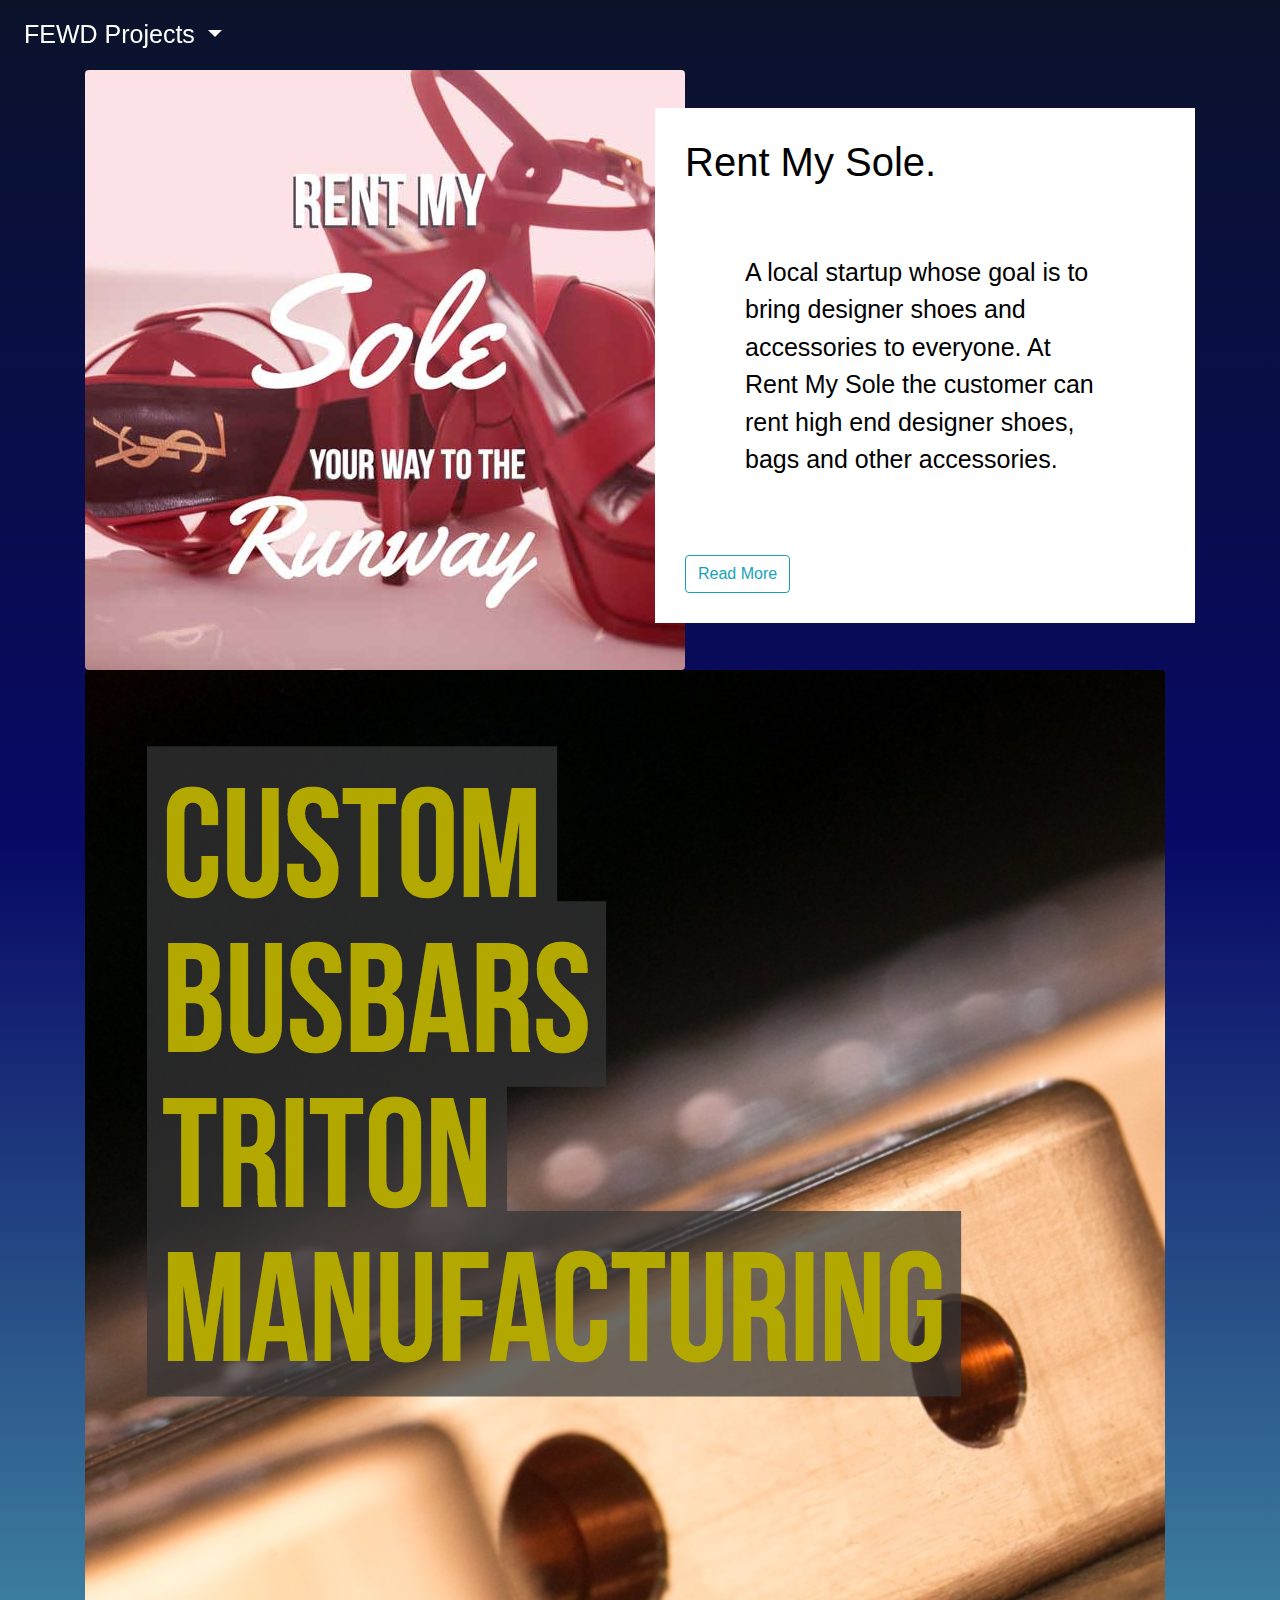
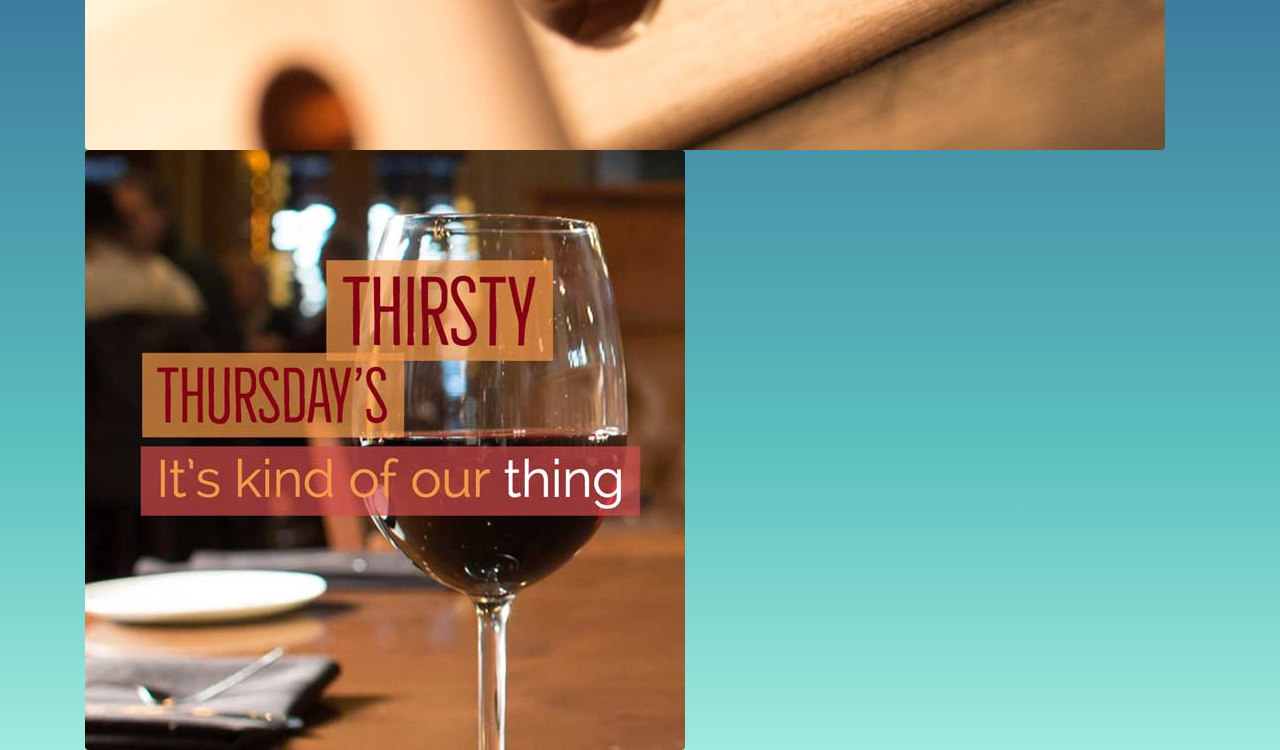
<file: index.html>
<!doctype html>
<html lang="en">
  <head>
    <meta charset="utf-8">
    <meta name="viewport" content="width=device-width, initial-scale=1, shrink-to-fit=no">
    <meta name="description" content="">
    <meta name="author" content="">

    <!-- Bootstrap core CSS -->
    <link href="../../../../dist/css/bootstrap.min.css" rel="stylesheet">

    <!-- Custom styles for this template -->
    <link href="main.css" rel="stylesheet">
  </head>

  <body>
  <div class="container">
      <nav class="navbar navbar-expand-md navbar-light fixed-top navColor">
        <button class="navbar-toggler" type="button" data-toggle="collapse" data-target="#navbarCollapse" aria-controls="navbarCollapse" aria-expanded="false" aria-label="Toggle navigation">
        <span class="navbar-toggler-icon"></span>
        </button>
          <div class="collapse navbar-collapse" id="navbarCollapse">
            <ul class="navbar-nav mr-auto nav flex-column">
              <li class="nav-item dropdown">
                <a class="nav-link dropdown-toggle" href="#" id="navbarDropdown" role="button" data-toggle="dropdown" aria-haspopup="true" aria-expanded="false" style="color: #fff">FEWD Projects
                </a>
                  <div class="dropdown-menu" aria-labelledby="navbarDropdown">
                    <a class="dropdown-item" href="http://elizabethsn7.github.io/Wedding-Quiz/" target="_blank">Wedding Quiz</a>
                    <a class="dropdown-item" href="https://elizabethsn7.github.io/catclicker/" target="_blank">Cat Clicker</a>
                    <a class="dropdown-item" href="http://elizabethsn7.github.io/hot-or-cold-starter/">Hot or Cold</a>
                    <a class="dropdown-item" href="http://elizabethsn7.github.io/FizzBuzz/" target="_blank">Fizz Buzz</a>
                    <a class="dropdown-item" href="http://elizabethsn7.github.io/frontend-nanodegree-arcade-game/" target="_blank">Cross The Road</a>
                  </div>
              </li>
            </ul>
          </div>
        </nav>
  </div> <!-- CONTAINER NAV -->

  <div class="container">
      <div class="row">
        <div class="col-md-6">
          <img src="images/RMSRed.jpg" class="rounded" alt="RMSRed YSL shoe">
        </div>
        <div class="col-md-6">
          <div class="rmsBkgrnd">
            <h1 class="">Rent My Sole.</h1>
              <p class="rmsText">A local startup whose goal is to bring designer shoes and accessories to everyone. At Rent My Sole the customer can rent high end designer shoes, bags and other accessories.</p>
              <a href="portfolioPage.html" type="button" class="btn btn-outline-info">Read More</a>
          </div>
        </div>
      </div>

      <div class="row">
        <div class="col-12">
          <img class="rounded" src="images/tritonSM.jpg" alt="tritonSM">
        </div>
      </div>

      <div class="row">
        <div class="col-12">
          <img class="img-fluid rounded" src="images/wine.jpg" alt="wine">
        </div>
      </div>

    </div>

    <!-- Bootstrap core JavaScript
    ================================================== -->
    <!-- Placed at the end of the document so the pages load faster -->
    <script src="https://code.jquery.com/jquery-3.3.1.slim.min.js" integrity="sha384-q8i/X+965DzO0rT7abK41JStQIAqVgRVzpbzo5smXKp4YfRvH+8abtTE1Pi6jizo" crossorigin="anonymous"></script>
    <script>window.jQuery || document.write('<script src="../../../../assets/js/vendor/jquery-slim.min.js"><\/script>')</script>
    <script src="../../../../assets/js/vendor/popper.min.js"></script>
    <script src="../../../../dist/js/bootstrap.min.js"></script>
  </body>
</html>
</file>
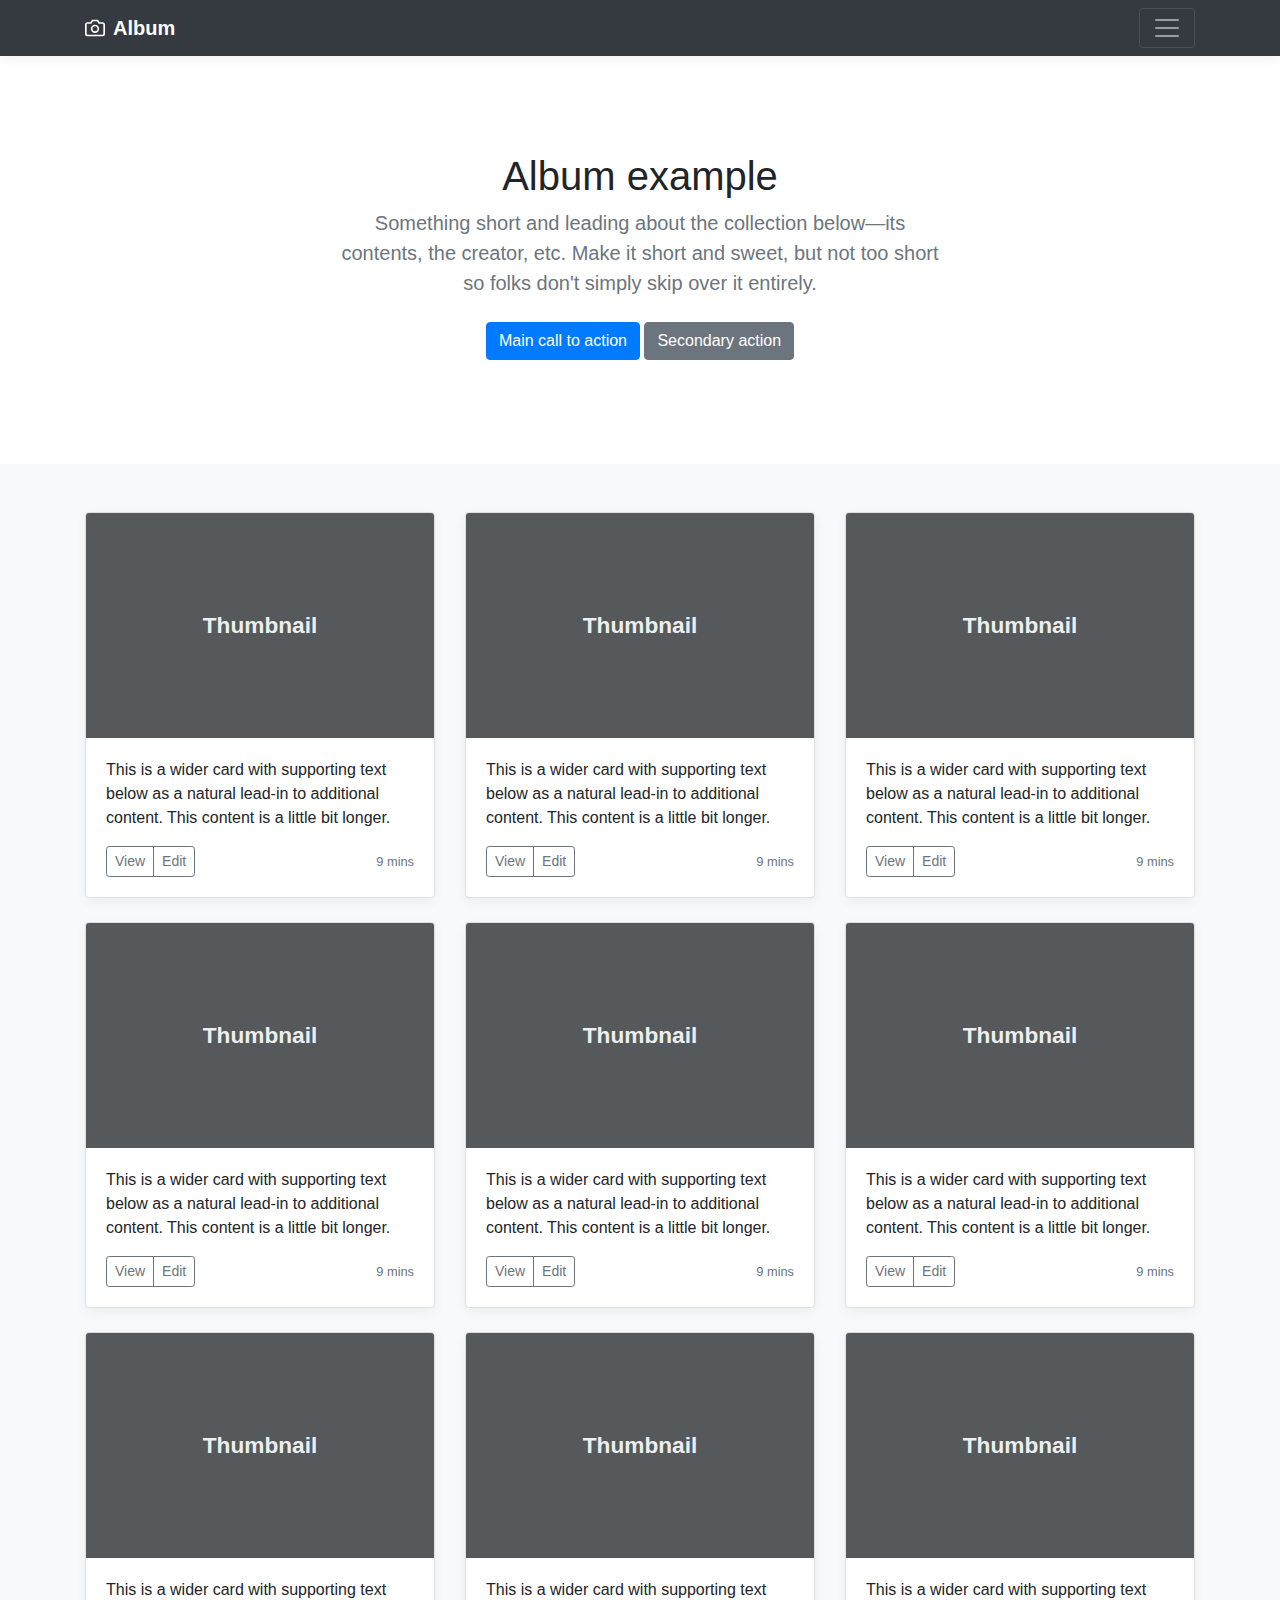
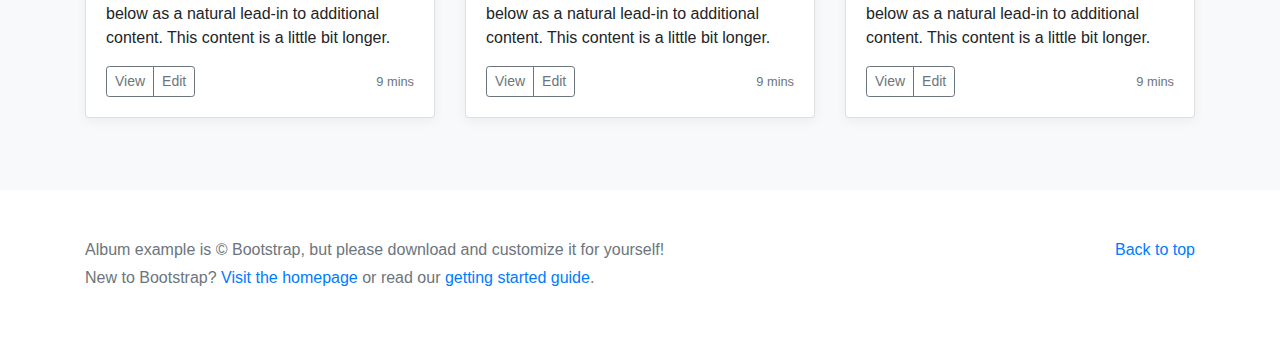
<file: docs/4.1/examples/album/index.html>
<!doctype html>
<html lang="en">
  <head>
    <meta charset="utf-8">
    <meta name="viewport" content="width=device-width, initial-scale=1, shrink-to-fit=no">
    <meta name="description" content="">
    <meta name="author" content="">
    <link rel="icon" href="../../../../favicon.ico">

    <title>Album example for Bootstrap</title>

    <!-- Bootstrap core CSS -->
    <link href="../../../../dist/css/bootstrap.min.css" rel="stylesheet">

    <!-- Custom styles for this template -->
    <link href="album.css" rel="stylesheet">
  </head>

  <body>

    <header>
      <div class="collapse bg-dark" id="navbarHeader">
        <div class="container">
          <div class="row">
            <div class="col-sm-8 col-md-7 py-4">
              <h4 class="text-white">About</h4>
              <p class="text-muted">Add some information about the album below, the author, or any other background context. Make it a few sentences long so folks can pick up some informative tidbits. Then, link them off to some social networking sites or contact information.</p>
            </div>
            <div class="col-sm-4 offset-md-1 py-4">
              <h4 class="text-white">Contact</h4>
              <ul class="list-unstyled">
                <li><a href="#" class="text-white">Follow on Twitter</a></li>
                <li><a href="#" class="text-white">Like on Facebook</a></li>
                <li><a href="#" class="text-white">Email me</a></li>
              </ul>
            </div>
          </div>
        </div>
      </div>
      <div class="navbar navbar-dark bg-dark box-shadow">
        <div class="container d-flex justify-content-between">
          <a href="#" class="navbar-brand d-flex align-items-center">
            <svg xmlns="http://www.w3.org/2000/svg" width="20" height="20" viewBox="0 0 24 24" fill="none" stroke="currentColor" stroke-width="2" stroke-linecap="round" stroke-linejoin="round" class="mr-2"><path d="M23 19a2 2 0 0 1-2 2H3a2 2 0 0 1-2-2V8a2 2 0 0 1 2-2h4l2-3h6l2 3h4a2 2 0 0 1 2 2z"></path><circle cx="12" cy="13" r="4"></circle></svg>
            <strong>Album</strong>
          </a>
          <button class="navbar-toggler" type="button" data-toggle="collapse" data-target="#navbarHeader" aria-controls="navbarHeader" aria-expanded="false" aria-label="Toggle navigation">
            <span class="navbar-toggler-icon"></span>
          </button>
        </div>
      </div>
    </header>

    <main role="main">

      <section class="jumbotron text-center">
        <div class="container">
          <h1 class="jumbotron-heading">Album example</h1>
          <p class="lead text-muted">Something short and leading about the collection below—its contents, the creator, etc. Make it short and sweet, but not too short so folks don't simply skip over it entirely.</p>
          <p>
            <a href="#" class="btn btn-primary my-2">Main call to action</a>
            <a href="#" class="btn btn-secondary my-2">Secondary action</a>
          </p>
        </div>
      </section>

      <div class="album py-5 bg-light">
        <div class="container">

          <div class="row">
            <div class="col-md-4">
              <div class="card mb-4 box-shadow">
                <img class="card-img-top" data-src="holder.js/100px225?theme=thumb&bg=55595c&fg=eceeef&text=Thumbnail" alt="Card image cap">
                <div class="card-body">
                  <p class="card-text">This is a wider card with supporting text below as a natural lead-in to additional content. This content is a little bit longer.</p>
                  <div class="d-flex justify-content-between align-items-center">
                    <div class="btn-group">
                      <button type="button" class="btn btn-sm btn-outline-secondary">View</button>
                      <button type="button" class="btn btn-sm btn-outline-secondary">Edit</button>
                    </div>
                    <small class="text-muted">9 mins</small>
                  </div>
                </div>
              </div>
            </div>
            <div class="col-md-4">
              <div class="card mb-4 box-shadow">
                <img class="card-img-top" data-src="holder.js/100px225?theme=thumb&bg=55595c&fg=eceeef&text=Thumbnail" alt="Card image cap">
                <div class="card-body">
                  <p class="card-text">This is a wider card with supporting text below as a natural lead-in to additional content. This content is a little bit longer.</p>
                  <div class="d-flex justify-content-between align-items-center">
                    <div class="btn-group">
                      <button type="button" class="btn btn-sm btn-outline-secondary">View</button>
                      <button type="button" class="btn btn-sm btn-outline-secondary">Edit</button>
                    </div>
                    <small class="text-muted">9 mins</small>
                  </div>
                </div>
              </div>
            </div>
            <div class="col-md-4">
              <div class="card mb-4 box-shadow">
                <img class="card-img-top" data-src="holder.js/100px225?theme=thumb&bg=55595c&fg=eceeef&text=Thumbnail" alt="Card image cap">
                <div class="card-body">
                  <p class="card-text">This is a wider card with supporting text below as a natural lead-in to additional content. This content is a little bit longer.</p>
                  <div class="d-flex justify-content-between align-items-center">
                    <div class="btn-group">
                      <button type="button" class="btn btn-sm btn-outline-secondary">View</button>
                      <button type="button" class="btn btn-sm btn-outline-secondary">Edit</button>
                    </div>
                    <small class="text-muted">9 mins</small>
                  </div>
                </div>
              </div>
            </div>

            <div class="col-md-4">
              <div class="card mb-4 box-shadow">
                <img class="card-img-top" data-src="holder.js/100px225?theme=thumb&bg=55595c&fg=eceeef&text=Thumbnail" alt="Card image cap">
                <div class="card-body">
                  <p class="card-text">This is a wider card with supporting text below as a natural lead-in to additional content. This content is a little bit longer.</p>
                  <div class="d-flex justify-content-between align-items-center">
                    <div class="btn-group">
                      <button type="button" class="btn btn-sm btn-outline-secondary">View</button>
                      <button type="button" class="btn btn-sm btn-outline-secondary">Edit</button>
                    </div>
                    <small class="text-muted">9 mins</small>
                  </div>
                </div>
              </div>
            </div>
            <div class="col-md-4">
              <div class="card mb-4 box-shadow">
                <img class="card-img-top" data-src="holder.js/100px225?theme=thumb&bg=55595c&fg=eceeef&text=Thumbnail" alt="Card image cap">
                <div class="card-body">
                  <p class="card-text">This is a wider card with supporting text below as a natural lead-in to additional content. This content is a little bit longer.</p>
                  <div class="d-flex justify-content-between align-items-center">
                    <div class="btn-group">
                      <button type="button" class="btn btn-sm btn-outline-secondary">View</button>
                      <button type="button" class="btn btn-sm btn-outline-secondary">Edit</button>
                    </div>
                    <small class="text-muted">9 mins</small>
                  </div>
                </div>
              </div>
            </div>
            <div class="col-md-4">
              <div class="card mb-4 box-shadow">
                <img class="card-img-top" data-src="holder.js/100px225?theme=thumb&bg=55595c&fg=eceeef&text=Thumbnail" alt="Card image cap">
                <div class="card-body">
                  <p class="card-text">This is a wider card with supporting text below as a natural lead-in to additional content. This content is a little bit longer.</p>
                  <div class="d-flex justify-content-between align-items-center">
                    <div class="btn-group">
                      <button type="button" class="btn btn-sm btn-outline-secondary">View</button>
                      <button type="button" class="btn btn-sm btn-outline-secondary">Edit</button>
                    </div>
                    <small class="text-muted">9 mins</small>
                  </div>
                </div>
              </div>
            </div>

            <div class="col-md-4">
              <div class="card mb-4 box-shadow">
                <img class="card-img-top" data-src="holder.js/100px225?theme=thumb&bg=55595c&fg=eceeef&text=Thumbnail" alt="Card image cap">
                <div class="card-body">
                  <p class="card-text">This is a wider card with supporting text below as a natural lead-in to additional content. This content is a little bit longer.</p>
                  <div class="d-flex justify-content-between align-items-center">
                    <div class="btn-group">
                      <button type="button" class="btn btn-sm btn-outline-secondary">View</button>
                      <button type="button" class="btn btn-sm btn-outline-secondary">Edit</button>
                    </div>
                    <small class="text-muted">9 mins</small>
                  </div>
                </div>
              </div>
            </div>
            <div class="col-md-4">
              <div class="card mb-4 box-shadow">
                <img class="card-img-top" data-src="holder.js/100px225?theme=thumb&bg=55595c&fg=eceeef&text=Thumbnail" alt="Card image cap">
                <div class="card-body">
                  <p class="card-text">This is a wider card with supporting text below as a natural lead-in to additional content. This content is a little bit longer.</p>
                  <div class="d-flex justify-content-between align-items-center">
                    <div class="btn-group">
                      <button type="button" class="btn btn-sm btn-outline-secondary">View</button>
                      <button type="button" class="btn btn-sm btn-outline-secondary">Edit</button>
                    </div>
                    <small class="text-muted">9 mins</small>
                  </div>
                </div>
              </div>
            </div>
            <div class="col-md-4">
              <div class="card mb-4 box-shadow">
                <img class="card-img-top" data-src="holder.js/100px225?theme=thumb&bg=55595c&fg=eceeef&text=Thumbnail" alt="Card image cap">
                <div class="card-body">
                  <p class="card-text">This is a wider card with supporting text below as a natural lead-in to additional content. This content is a little bit longer.</p>
                  <div class="d-flex justify-content-between align-items-center">
                    <div class="btn-group">
                      <button type="button" class="btn btn-sm btn-outline-secondary">View</button>
                      <button type="button" class="btn btn-sm btn-outline-secondary">Edit</button>
                    </div>
                    <small class="text-muted">9 mins</small>
                  </div>
                </div>
              </div>
            </div>
          </div>
        </div>
      </div>

    </main>

    <footer class="text-muted">
      <div class="container">
        <p class="float-right">
          <a href="#">Back to top</a>
        </p>
        <p>Album example is &copy; Bootstrap, but please download and customize it for yourself!</p>
        <p>New to Bootstrap? <a href="../../">Visit the homepage</a> or read our <a href="../../getting-started/">getting started guide</a>.</p>
      </div>
    </footer>

    <!-- Bootstrap core JavaScript
    ================================================== -->
    <!-- Placed at the end of the document so the pages load faster -->
    <script src="https://code.jquery.com/jquery-3.3.1.slim.min.js" integrity="sha384-q8i/X+965DzO0rT7abK41JStQIAqVgRVzpbzo5smXKp4YfRvH+8abtTE1Pi6jizo" crossorigin="anonymous"></script>
    <script>window.jQuery || document.write('<script src="../../../../assets/js/vendor/jquery-slim.min.js"><\/script>')</script>
    <script src="../../../../assets/js/vendor/popper.min.js"></script>
    <script src="../../../../dist/js/bootstrap.min.js"></script>
    <script src="../../../../assets/js/vendor/holder.min.js"></script>
  </body>
</html>
</file>
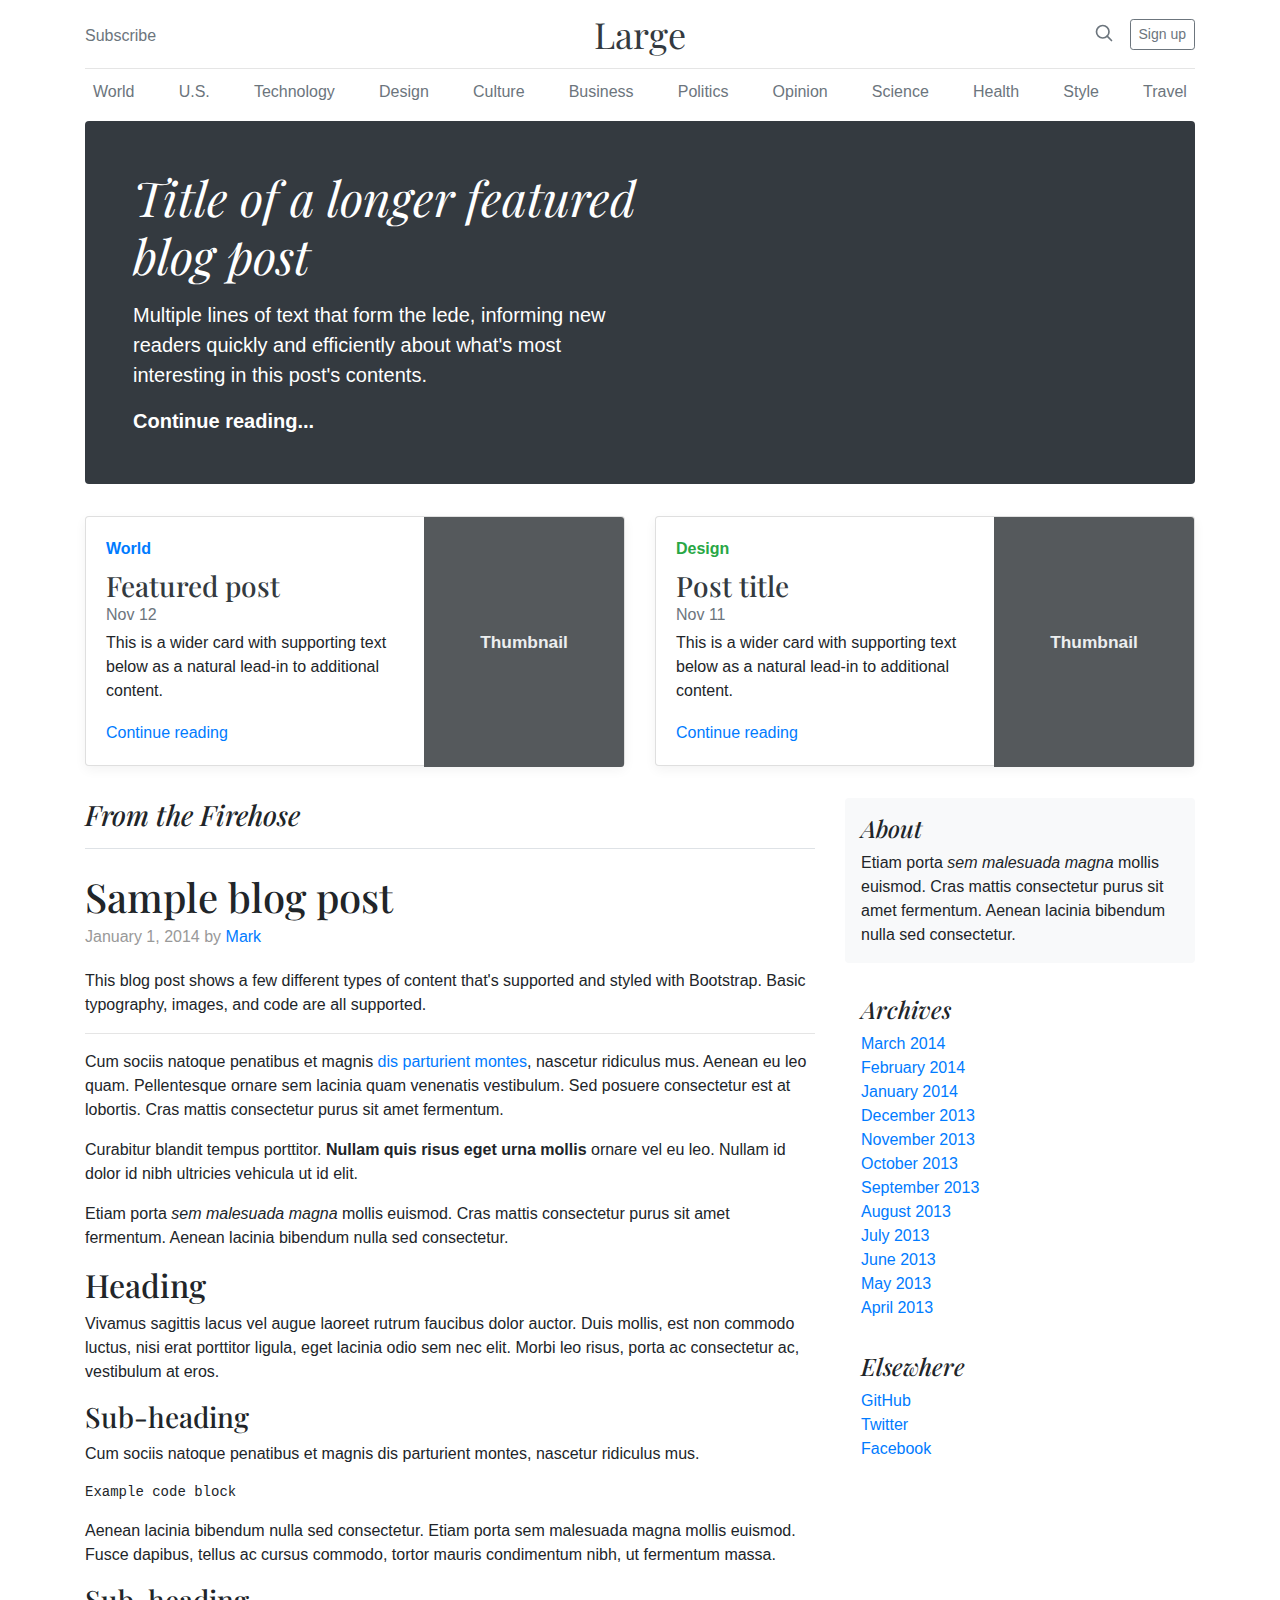
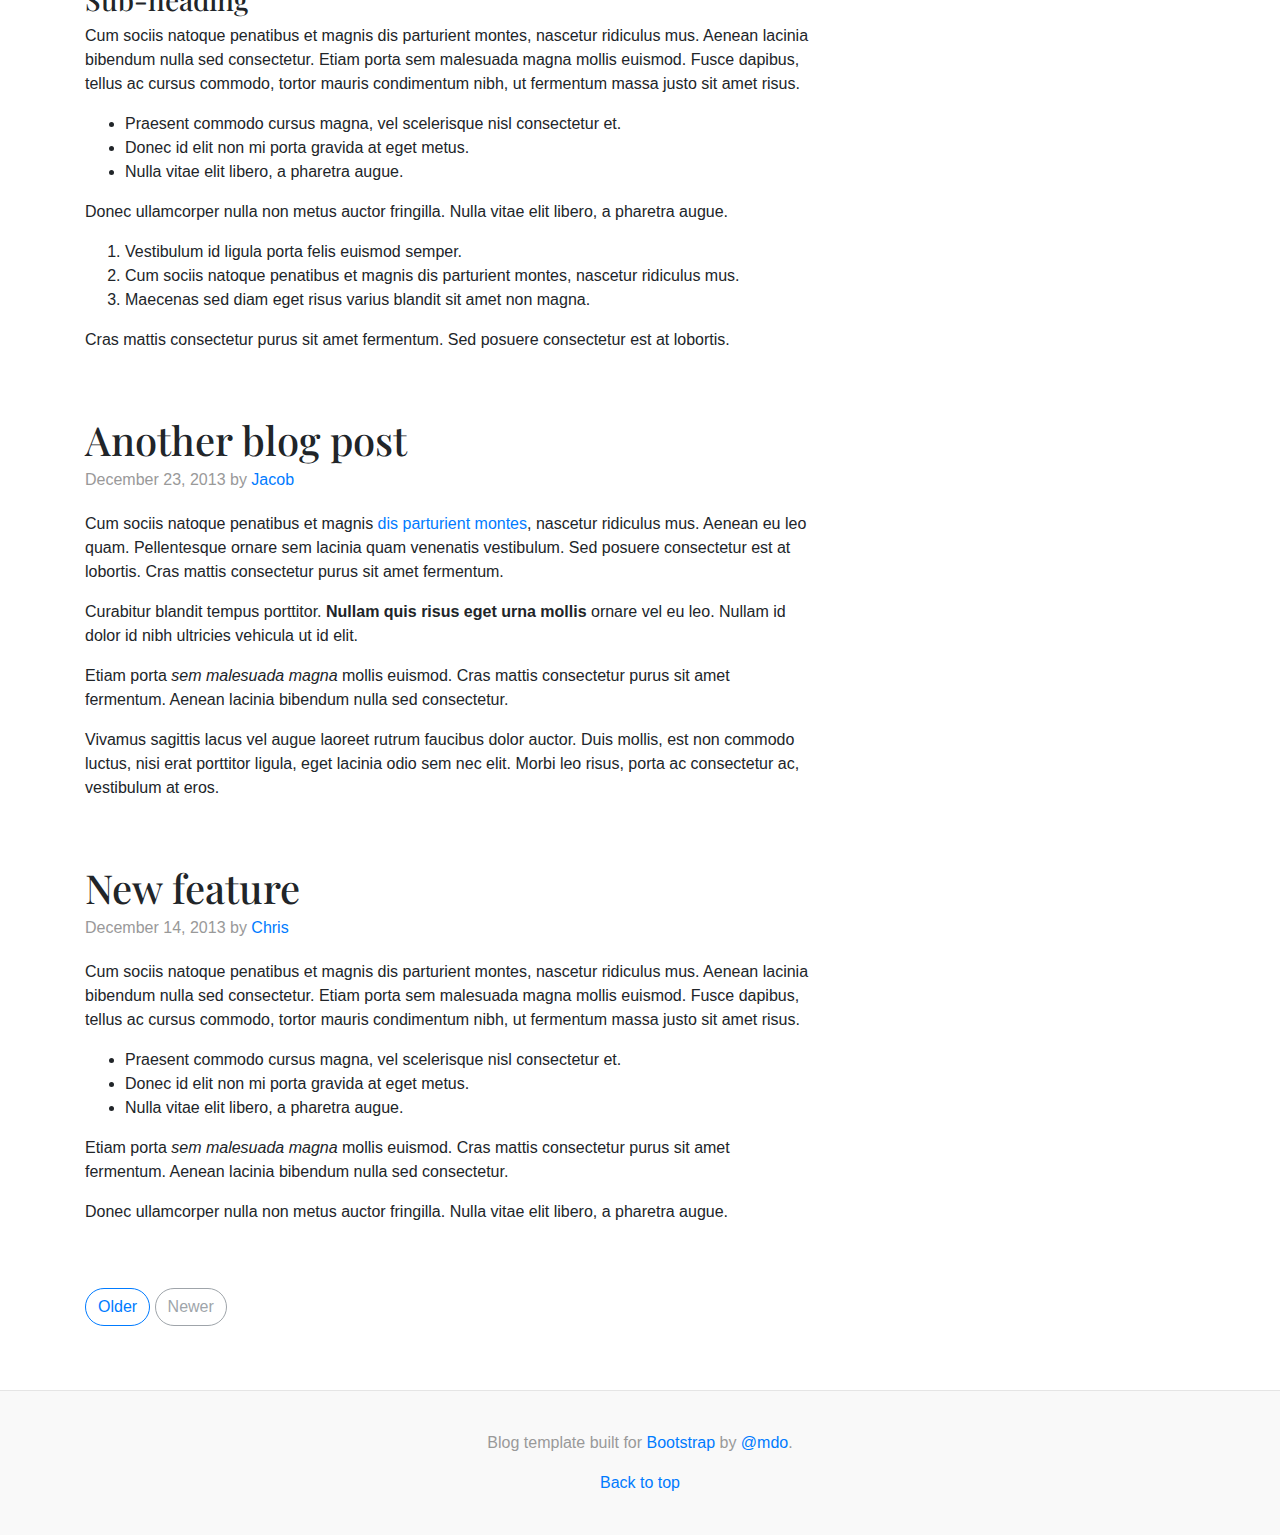
<file: docs/4.1/examples/blog/index.html>
<!doctype html>
<html lang="en">
  <head>
    <meta charset="utf-8">
    <meta name="viewport" content="width=device-width, initial-scale=1, shrink-to-fit=no">
    <meta name="description" content="">
    <meta name="author" content="">
    <link rel="icon" href="../../../../favicon.ico">

    <title>Blog Template for Bootstrap</title>

    <!-- Bootstrap core CSS -->
    <link href="../../../../dist/css/bootstrap.min.css" rel="stylesheet">

    <!-- Custom styles for this template -->
    <link href="https://fonts.googleapis.com/css?family=Playfair+Display:700,900" rel="stylesheet">
    <link href="blog.css" rel="stylesheet">
  </head>

  <body>

    <div class="container">
      <header class="blog-header py-3">
        <div class="row flex-nowrap justify-content-between align-items-center">
          <div class="col-4 pt-1">
            <a class="text-muted" href="#">Subscribe</a>
          </div>
          <div class="col-4 text-center">
            <a class="blog-header-logo text-dark" href="#">Large</a>
          </div>
          <div class="col-4 d-flex justify-content-end align-items-center">
            <a class="text-muted" href="#">
              <svg xmlns="http://www.w3.org/2000/svg" width="20" height="20" viewBox="0 0 24 24" fill="none" stroke="currentColor" stroke-width="2" stroke-linecap="round" stroke-linejoin="round" class="mx-3"><circle cx="10.5" cy="10.5" r="7.5"></circle><line x1="21" y1="21" x2="15.8" y2="15.8"></line></svg>
            </a>
            <a class="btn btn-sm btn-outline-secondary" href="#">Sign up</a>
          </div>
        </div>
      </header>

      <div class="nav-scroller py-1 mb-2">
        <nav class="nav d-flex justify-content-between">
          <a class="p-2 text-muted" href="#">World</a>
          <a class="p-2 text-muted" href="#">U.S.</a>
          <a class="p-2 text-muted" href="#">Technology</a>
          <a class="p-2 text-muted" href="#">Design</a>
          <a class="p-2 text-muted" href="#">Culture</a>
          <a class="p-2 text-muted" href="#">Business</a>
          <a class="p-2 text-muted" href="#">Politics</a>
          <a class="p-2 text-muted" href="#">Opinion</a>
          <a class="p-2 text-muted" href="#">Science</a>
          <a class="p-2 text-muted" href="#">Health</a>
          <a class="p-2 text-muted" href="#">Style</a>
          <a class="p-2 text-muted" href="#">Travel</a>
        </nav>
      </div>

      <div class="jumbotron p-3 p-md-5 text-white rounded bg-dark">
        <div class="col-md-6 px-0">
          <h1 class="display-4 font-italic">Title of a longer featured blog post</h1>
          <p class="lead my-3">Multiple lines of text that form the lede, informing new readers quickly and efficiently about what's most interesting in this post's contents.</p>
          <p class="lead mb-0"><a href="#" class="text-white font-weight-bold">Continue reading...</a></p>
        </div>
      </div>

      <div class="row mb-2">
        <div class="col-md-6">
          <div class="card flex-md-row mb-4 box-shadow h-md-250">
            <div class="card-body d-flex flex-column align-items-start">
              <strong class="d-inline-block mb-2 text-primary">World</strong>
              <h3 class="mb-0">
                <a class="text-dark" href="#">Featured post</a>
              </h3>
              <div class="mb-1 text-muted">Nov 12</div>
              <p class="card-text mb-auto">This is a wider card with supporting text below as a natural lead-in to additional content.</p>
              <a href="#">Continue reading</a>
            </div>
            <img class="card-img-right flex-auto d-none d-lg-block" data-src="holder.js/200x250?theme=thumb" alt="Card image cap">
          </div>
        </div>
        <div class="col-md-6">
          <div class="card flex-md-row mb-4 box-shadow h-md-250">
            <div class="card-body d-flex flex-column align-items-start">
              <strong class="d-inline-block mb-2 text-success">Design</strong>
              <h3 class="mb-0">
                <a class="text-dark" href="#">Post title</a>
              </h3>
              <div class="mb-1 text-muted">Nov 11</div>
              <p class="card-text mb-auto">This is a wider card with supporting text below as a natural lead-in to additional content.</p>
              <a href="#">Continue reading</a>
            </div>
            <img class="card-img-right flex-auto d-none d-lg-block" data-src="holder.js/200x250?theme=thumb" alt="Card image cap">
          </div>
        </div>
      </div>
    </div>

    <main role="main" class="container">
      <div class="row">
        <div class="col-md-8 blog-main">
          <h3 class="pb-3 mb-4 font-italic border-bottom">
            From the Firehose
          </h3>

          <div class="blog-post">
            <h2 class="blog-post-title">Sample blog post</h2>
            <p class="blog-post-meta">January 1, 2014 by <a href="#">Mark</a></p>

            <p>This blog post shows a few different types of content that's supported and styled with Bootstrap. Basic typography, images, and code are all supported.</p>
            <hr>
            <p>Cum sociis natoque penatibus et magnis <a href="#">dis parturient montes</a>, nascetur ridiculus mus. Aenean eu leo quam. Pellentesque ornare sem lacinia quam venenatis vestibulum. Sed posuere consectetur est at lobortis. Cras mattis consectetur purus sit amet fermentum.</p>
            <blockquote>
              <p>Curabitur blandit tempus porttitor. <strong>Nullam quis risus eget urna mollis</strong> ornare vel eu leo. Nullam id dolor id nibh ultricies vehicula ut id elit.</p>
            </blockquote>
            <p>Etiam porta <em>sem malesuada magna</em> mollis euismod. Cras mattis consectetur purus sit amet fermentum. Aenean lacinia bibendum nulla sed consectetur.</p>
            <h2>Heading</h2>
            <p>Vivamus sagittis lacus vel augue laoreet rutrum faucibus dolor auctor. Duis mollis, est non commodo luctus, nisi erat porttitor ligula, eget lacinia odio sem nec elit. Morbi leo risus, porta ac consectetur ac, vestibulum at eros.</p>
            <h3>Sub-heading</h3>
            <p>Cum sociis natoque penatibus et magnis dis parturient montes, nascetur ridiculus mus.</p>
            <pre><code>Example code block</code></pre>
            <p>Aenean lacinia bibendum nulla sed consectetur. Etiam porta sem malesuada magna mollis euismod. Fusce dapibus, tellus ac cursus commodo, tortor mauris condimentum nibh, ut fermentum massa.</p>
            <h3>Sub-heading</h3>
            <p>Cum sociis natoque penatibus et magnis dis parturient montes, nascetur ridiculus mus. Aenean lacinia bibendum nulla sed consectetur. Etiam porta sem malesuada magna mollis euismod. Fusce dapibus, tellus ac cursus commodo, tortor mauris condimentum nibh, ut fermentum massa justo sit amet risus.</p>
            <ul>
              <li>Praesent commodo cursus magna, vel scelerisque nisl consectetur et.</li>
              <li>Donec id elit non mi porta gravida at eget metus.</li>
              <li>Nulla vitae elit libero, a pharetra augue.</li>
            </ul>
            <p>Donec ullamcorper nulla non metus auctor fringilla. Nulla vitae elit libero, a pharetra augue.</p>
            <ol>
              <li>Vestibulum id ligula porta felis euismod semper.</li>
              <li>Cum sociis natoque penatibus et magnis dis parturient montes, nascetur ridiculus mus.</li>
              <li>Maecenas sed diam eget risus varius blandit sit amet non magna.</li>
            </ol>
            <p>Cras mattis consectetur purus sit amet fermentum. Sed posuere consectetur est at lobortis.</p>
          </div><!-- /.blog-post -->

          <div class="blog-post">
            <h2 class="blog-post-title">Another blog post</h2>
            <p class="blog-post-meta">December 23, 2013 by <a href="#">Jacob</a></p>

            <p>Cum sociis natoque penatibus et magnis <a href="#">dis parturient montes</a>, nascetur ridiculus mus. Aenean eu leo quam. Pellentesque ornare sem lacinia quam venenatis vestibulum. Sed posuere consectetur est at lobortis. Cras mattis consectetur purus sit amet fermentum.</p>
            <blockquote>
              <p>Curabitur blandit tempus porttitor. <strong>Nullam quis risus eget urna mollis</strong> ornare vel eu leo. Nullam id dolor id nibh ultricies vehicula ut id elit.</p>
            </blockquote>
            <p>Etiam porta <em>sem malesuada magna</em> mollis euismod. Cras mattis consectetur purus sit amet fermentum. Aenean lacinia bibendum nulla sed consectetur.</p>
            <p>Vivamus sagittis lacus vel augue laoreet rutrum faucibus dolor auctor. Duis mollis, est non commodo luctus, nisi erat porttitor ligula, eget lacinia odio sem nec elit. Morbi leo risus, porta ac consectetur ac, vestibulum at eros.</p>
          </div><!-- /.blog-post -->

          <div class="blog-post">
            <h2 class="blog-post-title">New feature</h2>
            <p class="blog-post-meta">December 14, 2013 by <a href="#">Chris</a></p>

            <p>Cum sociis natoque penatibus et magnis dis parturient montes, nascetur ridiculus mus. Aenean lacinia bibendum nulla sed consectetur. Etiam porta sem malesuada magna mollis euismod. Fusce dapibus, tellus ac cursus commodo, tortor mauris condimentum nibh, ut fermentum massa justo sit amet risus.</p>
            <ul>
              <li>Praesent commodo cursus magna, vel scelerisque nisl consectetur et.</li>
              <li>Donec id elit non mi porta gravida at eget metus.</li>
              <li>Nulla vitae elit libero, a pharetra augue.</li>
            </ul>
            <p>Etiam porta <em>sem malesuada magna</em> mollis euismod. Cras mattis consectetur purus sit amet fermentum. Aenean lacinia bibendum nulla sed consectetur.</p>
            <p>Donec ullamcorper nulla non metus auctor fringilla. Nulla vitae elit libero, a pharetra augue.</p>
          </div><!-- /.blog-post -->

          <nav class="blog-pagination">
            <a class="btn btn-outline-primary" href="#">Older</a>
            <a class="btn btn-outline-secondary disabled" href="#">Newer</a>
          </nav>

        </div><!-- /.blog-main -->

        <aside class="col-md-4 blog-sidebar">
          <div class="p-3 mb-3 bg-light rounded">
            <h4 class="font-italic">About</h4>
            <p class="mb-0">Etiam porta <em>sem malesuada magna</em> mollis euismod. Cras mattis consectetur purus sit amet fermentum. Aenean lacinia bibendum nulla sed consectetur.</p>
          </div>

          <div class="p-3">
            <h4 class="font-italic">Archives</h4>
            <ol class="list-unstyled mb-0">
              <li><a href="#">March 2014</a></li>
              <li><a href="#">February 2014</a></li>
              <li><a href="#">January 2014</a></li>
              <li><a href="#">December 2013</a></li>
              <li><a href="#">November 2013</a></li>
              <li><a href="#">October 2013</a></li>
              <li><a href="#">September 2013</a></li>
              <li><a href="#">August 2013</a></li>
              <li><a href="#">July 2013</a></li>
              <li><a href="#">June 2013</a></li>
              <li><a href="#">May 2013</a></li>
              <li><a href="#">April 2013</a></li>
            </ol>
          </div>

          <div class="p-3">
            <h4 class="font-italic">Elsewhere</h4>
            <ol class="list-unstyled">
              <li><a href="#">GitHub</a></li>
              <li><a href="#">Twitter</a></li>
              <li><a href="#">Facebook</a></li>
            </ol>
          </div>
        </aside><!-- /.blog-sidebar -->

      </div><!-- /.row -->

    </main><!-- /.container -->

    <footer class="blog-footer">
      <p>Blog template built for <a href="https://getbootstrap.com/">Bootstrap</a> by <a href="https://twitter.com/mdo">@mdo</a>.</p>
      <p>
        <a href="#">Back to top</a>
      </p>
    </footer>

    <!-- Bootstrap core JavaScript
    ================================================== -->
    <!-- Placed at the end of the document so the pages load faster -->
    <script src="https://code.jquery.com/jquery-3.3.1.slim.min.js" integrity="sha384-q8i/X+965DzO0rT7abK41JStQIAqVgRVzpbzo5smXKp4YfRvH+8abtTE1Pi6jizo" crossorigin="anonymous"></script>
    <script>window.jQuery || document.write('<script src="../../../../assets/js/vendor/jquery-slim.min.js"><\/script>')</script>
    <script src="../../../../assets/js/vendor/popper.min.js"></script>
    <script src="../../../../dist/js/bootstrap.min.js"></script>
    <script src="../../../../assets/js/vendor/holder.min.js"></script>
    <script>
      Holder.addTheme('thumb', {
        bg: '#55595c',
        fg: '#eceeef',
        text: 'Thumbnail'
      });
    </script>
  </body>
</html>
</file>
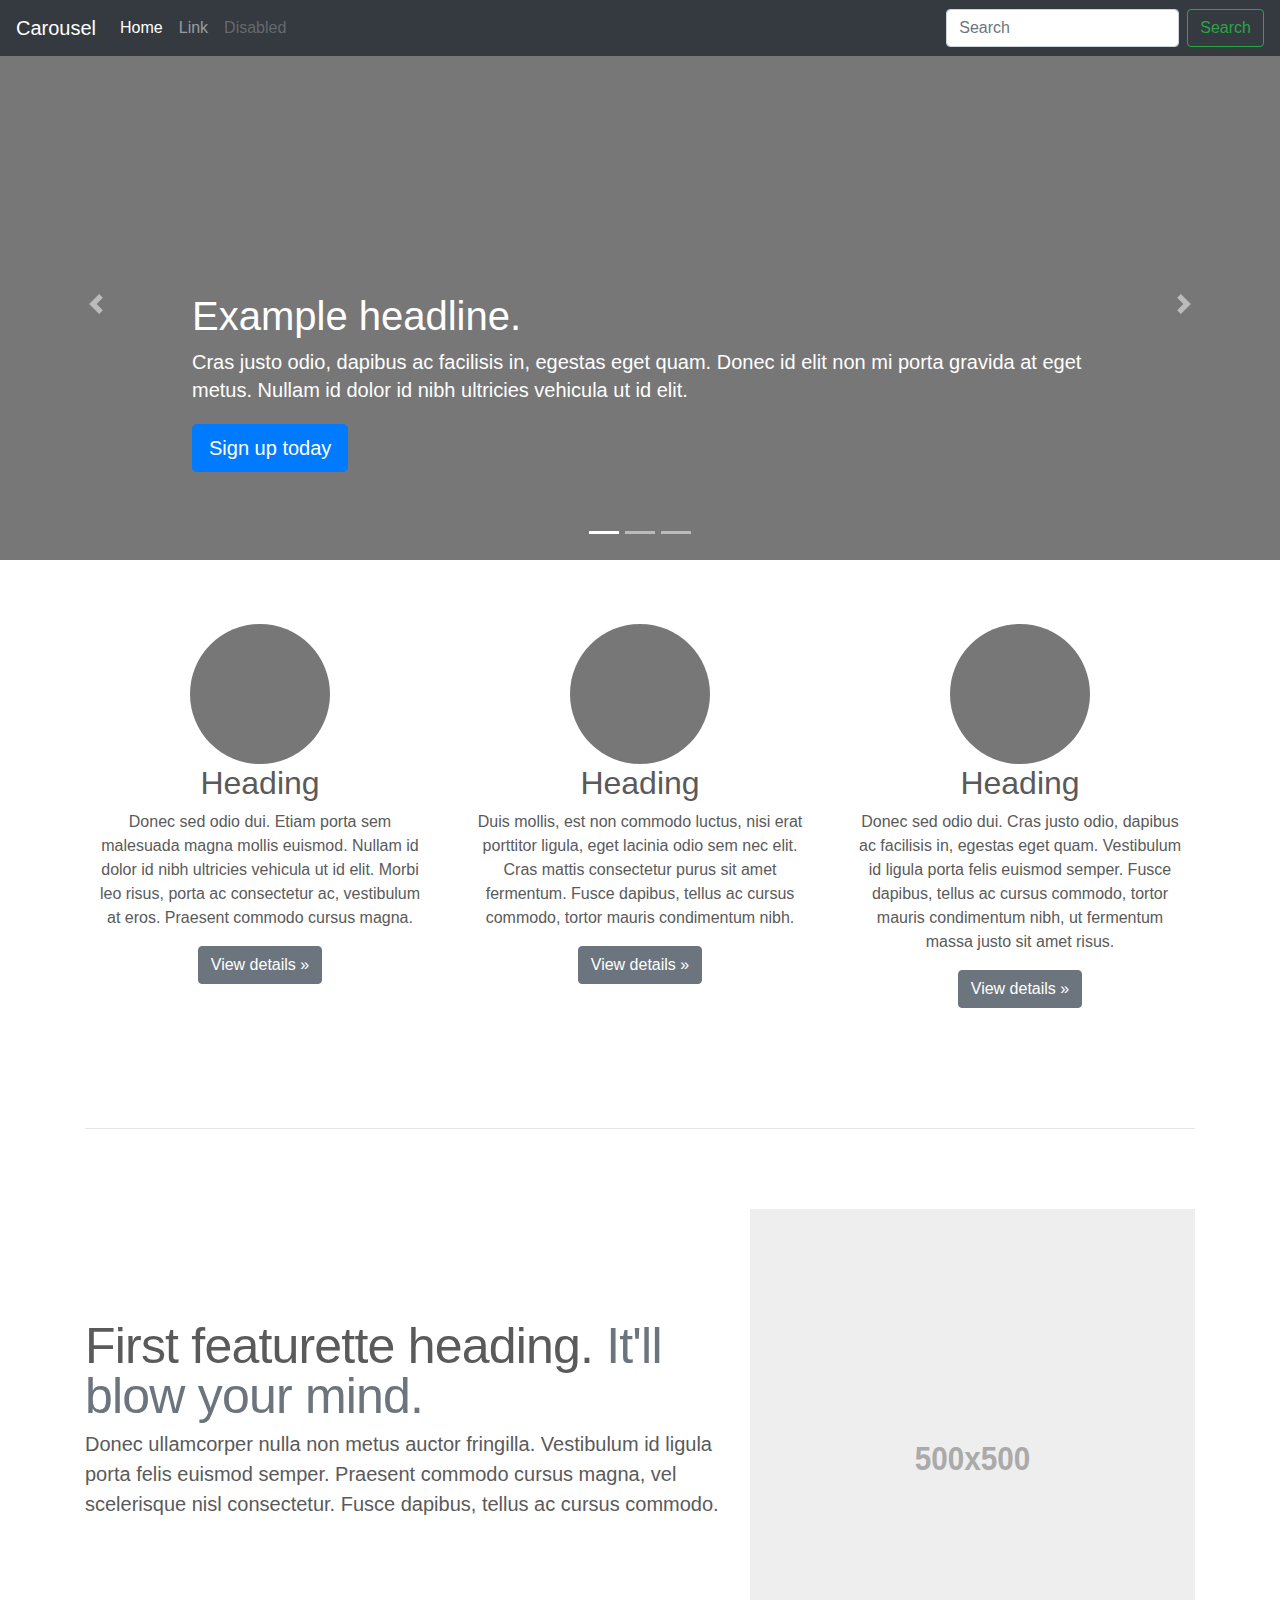
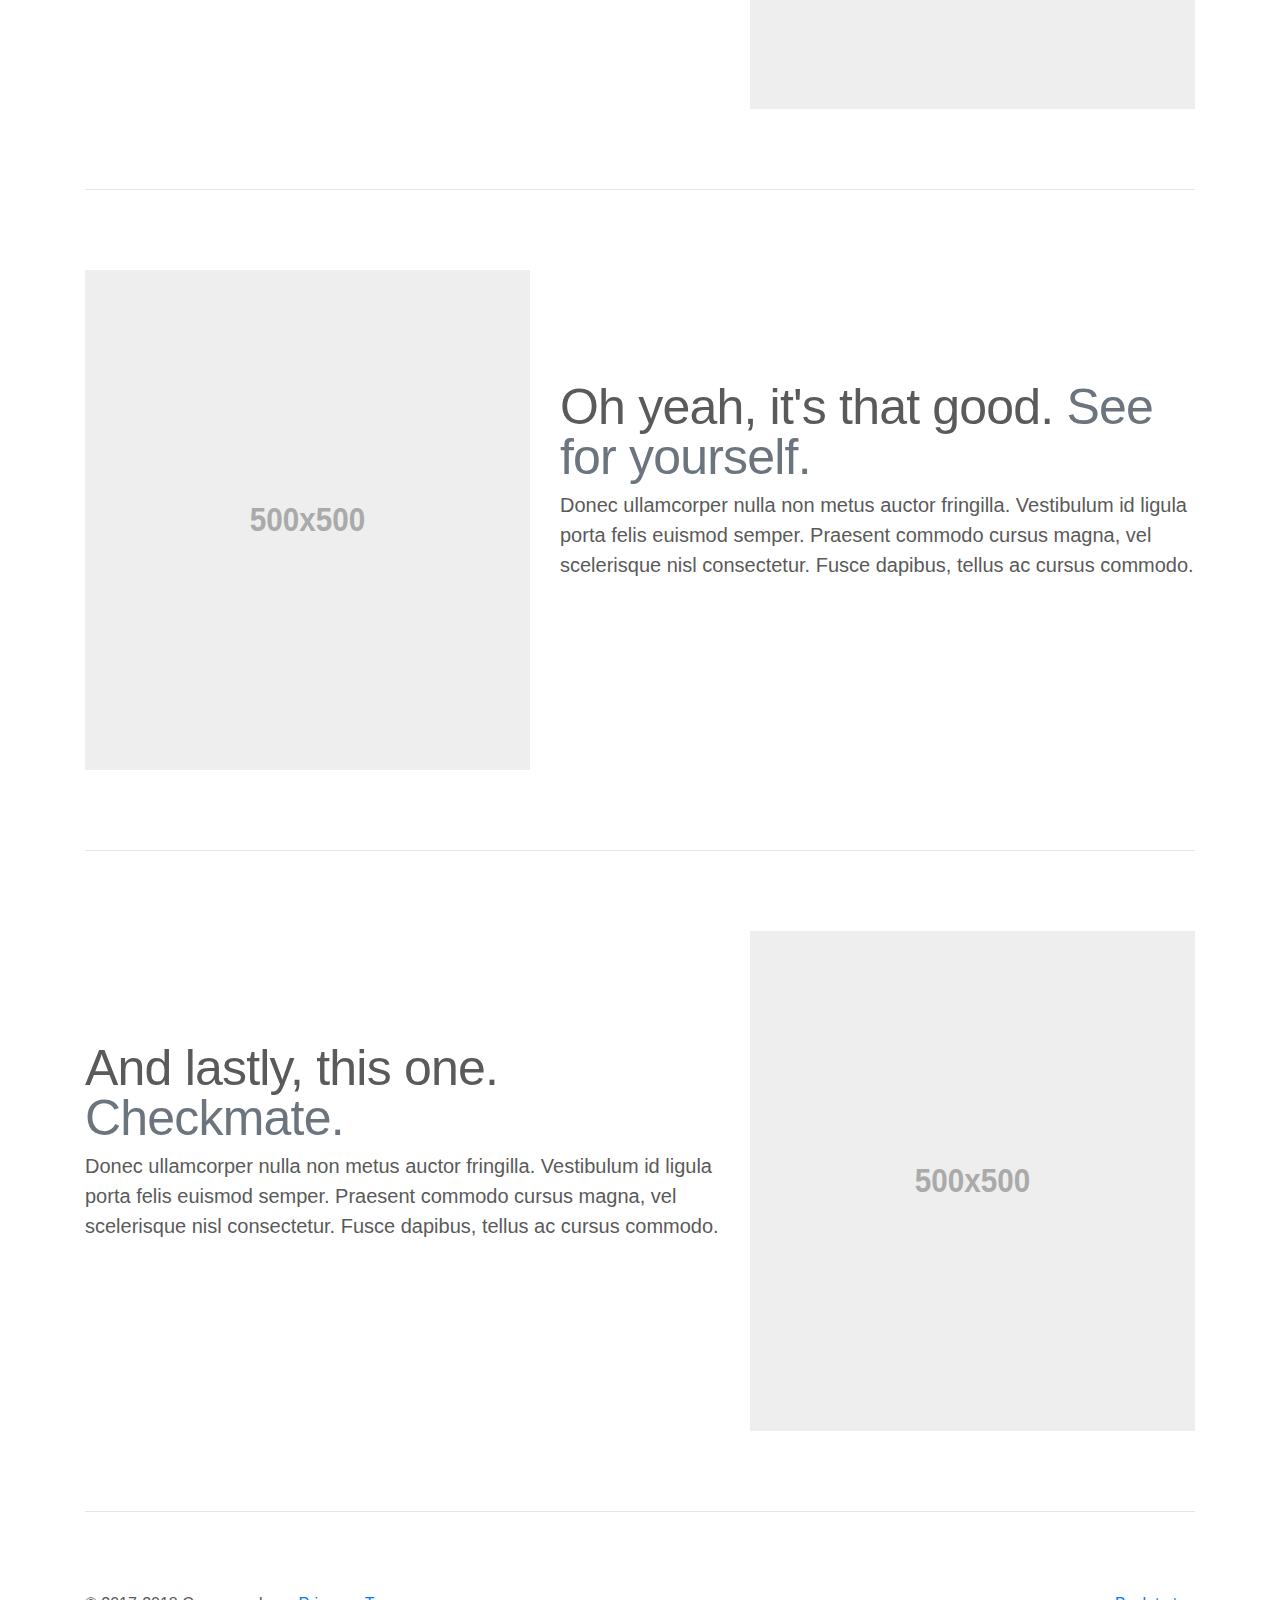
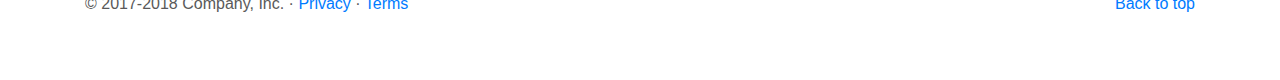
<file: docs/4.1/examples/carousel/index.html>
<!doctype html>
<html lang="en">
  <head>
    <meta charset="utf-8">
    <meta name="viewport" content="width=device-width, initial-scale=1, shrink-to-fit=no">
    <meta name="description" content="">
    <meta name="author" content="">
    <link rel="icon" href="../../../../favicon.ico">

    <title>Carousel Template for Bootstrap</title>

    <!-- Bootstrap core CSS -->
    <link href="../../../../dist/css/bootstrap.min.css" rel="stylesheet">

    <!-- Custom styles for this template -->
    <link href="carousel.css" rel="stylesheet">
  </head>
  <body>

    <header>
      <nav class="navbar navbar-expand-md navbar-dark fixed-top bg-dark">
        <a class="navbar-brand" href="#">Carousel</a>
        <button class="navbar-toggler" type="button" data-toggle="collapse" data-target="#navbarCollapse" aria-controls="navbarCollapse" aria-expanded="false" aria-label="Toggle navigation">
          <span class="navbar-toggler-icon"></span>
        </button>
        <div class="collapse navbar-collapse" id="navbarCollapse">
          <ul class="navbar-nav mr-auto">
            <li class="nav-item active">
              <a class="nav-link" href="#">Home <span class="sr-only">(current)</span></a>
            </li>
            <li class="nav-item">
              <a class="nav-link" href="#">Link</a>
            </li>
            <li class="nav-item">
              <a class="nav-link disabled" href="#">Disabled</a>
            </li>
          </ul>
          <form class="form-inline mt-2 mt-md-0">
            <input class="form-control mr-sm-2" type="text" placeholder="Search" aria-label="Search">
            <button class="btn btn-outline-success my-2 my-sm-0" type="submit">Search</button>
          </form>
        </div>
      </nav>
    </header>

    <main role="main">

      <div id="myCarousel" class="carousel slide" data-ride="carousel">
        <ol class="carousel-indicators">
          <li data-target="#myCarousel" data-slide-to="0" class="active"></li>
          <li data-target="#myCarousel" data-slide-to="1"></li>
          <li data-target="#myCarousel" data-slide-to="2"></li>
        </ol>
        <div class="carousel-inner">
          <div class="carousel-item active">
            <img class="first-slide" src="[data-uri]" alt="First slide">
            <div class="container">
              <div class="carousel-caption text-left">
                <h1>Example headline.</h1>
                <p>Cras justo odio, dapibus ac facilisis in, egestas eget quam. Donec id elit non mi porta gravida at eget metus. Nullam id dolor id nibh ultricies vehicula ut id elit.</p>
                <p><a class="btn btn-lg btn-primary" href="#" role="button">Sign up today</a></p>
              </div>
            </div>
          </div>
          <div class="carousel-item">
            <img class="second-slide" src="[data-uri]" alt="Second slide">
            <div class="container">
              <div class="carousel-caption">
                <h1>Another example headline.</h1>
                <p>Cras justo odio, dapibus ac facilisis in, egestas eget quam. Donec id elit non mi porta gravida at eget metus. Nullam id dolor id nibh ultricies vehicula ut id elit.</p>
                <p><a class="btn btn-lg btn-primary" href="#" role="button">Learn more</a></p>
              </div>
            </div>
          </div>
          <div class="carousel-item">
            <img class="third-slide" src="[data-uri]" alt="Third slide">
            <div class="container">
              <div class="carousel-caption text-right">
                <h1>One more for good measure.</h1>
                <p>Cras justo odio, dapibus ac facilisis in, egestas eget quam. Donec id elit non mi porta gravida at eget metus. Nullam id dolor id nibh ultricies vehicula ut id elit.</p>
                <p><a class="btn btn-lg btn-primary" href="#" role="button">Browse gallery</a></p>
              </div>
            </div>
          </div>
        </div>
        <a class="carousel-control-prev" href="#myCarousel" role="button" data-slide="prev">
          <span class="carousel-control-prev-icon" aria-hidden="true"></span>
          <span class="sr-only">Previous</span>
        </a>
        <a class="carousel-control-next" href="#myCarousel" role="button" data-slide="next">
          <span class="carousel-control-next-icon" aria-hidden="true"></span>
          <span class="sr-only">Next</span>
        </a>
      </div>


      <!-- Marketing messaging and featurettes
      ================================================== -->
      <!-- Wrap the rest of the page in another container to center all the content. -->

      <div class="container marketing">

        <!-- Three columns of text below the carousel -->
        <div class="row">
          <div class="col-lg-4">
            <img class="rounded-circle" src="[data-uri]" alt="Generic placeholder image" width="140" height="140">
            <h2>Heading</h2>
            <p>Donec sed odio dui. Etiam porta sem malesuada magna mollis euismod. Nullam id dolor id nibh ultricies vehicula ut id elit. Morbi leo risus, porta ac consectetur ac, vestibulum at eros. Praesent commodo cursus magna.</p>
            <p><a class="btn btn-secondary" href="#" role="button">View details &raquo;</a></p>
          </div><!-- /.col-lg-4 -->
          <div class="col-lg-4">
            <img class="rounded-circle" src="[data-uri]" alt="Generic placeholder image" width="140" height="140">
            <h2>Heading</h2>
            <p>Duis mollis, est non commodo luctus, nisi erat porttitor ligula, eget lacinia odio sem nec elit. Cras mattis consectetur purus sit amet fermentum. Fusce dapibus, tellus ac cursus commodo, tortor mauris condimentum nibh.</p>
            <p><a class="btn btn-secondary" href="#" role="button">View details &raquo;</a></p>
          </div><!-- /.col-lg-4 -->
          <div class="col-lg-4">
            <img class="rounded-circle" src="[data-uri]" alt="Generic placeholder image" width="140" height="140">
            <h2>Heading</h2>
            <p>Donec sed odio dui. Cras justo odio, dapibus ac facilisis in, egestas eget quam. Vestibulum id ligula porta felis euismod semper. Fusce dapibus, tellus ac cursus commodo, tortor mauris condimentum nibh, ut fermentum massa justo sit amet risus.</p>
            <p><a class="btn btn-secondary" href="#" role="button">View details &raquo;</a></p>
          </div><!-- /.col-lg-4 -->
        </div><!-- /.row -->


        <!-- START THE FEATURETTES -->

        <hr class="featurette-divider">

        <div class="row featurette">
          <div class="col-md-7">
            <h2 class="featurette-heading">First featurette heading. <span class="text-muted">It'll blow your mind.</span></h2>
            <p class="lead">Donec ullamcorper nulla non metus auctor fringilla. Vestibulum id ligula porta felis euismod semper. Praesent commodo cursus magna, vel scelerisque nisl consectetur. Fusce dapibus, tellus ac cursus commodo.</p>
          </div>
          <div class="col-md-5">
            <img class="featurette-image img-fluid mx-auto" data-src="holder.js/500x500/auto" alt="Generic placeholder image">
          </div>
        </div>

        <hr class="featurette-divider">

        <div class="row featurette">
          <div class="col-md-7 order-md-2">
            <h2 class="featurette-heading">Oh yeah, it's that good. <span class="text-muted">See for yourself.</span></h2>
            <p class="lead">Donec ullamcorper nulla non metus auctor fringilla. Vestibulum id ligula porta felis euismod semper. Praesent commodo cursus magna, vel scelerisque nisl consectetur. Fusce dapibus, tellus ac cursus commodo.</p>
          </div>
          <div class="col-md-5 order-md-1">
            <img class="featurette-image img-fluid mx-auto" data-src="holder.js/500x500/auto" alt="Generic placeholder image">
          </div>
        </div>

        <hr class="featurette-divider">

        <div class="row featurette">
          <div class="col-md-7">
            <h2 class="featurette-heading">And lastly, this one. <span class="text-muted">Checkmate.</span></h2>
            <p class="lead">Donec ullamcorper nulla non metus auctor fringilla. Vestibulum id ligula porta felis euismod semper. Praesent commodo cursus magna, vel scelerisque nisl consectetur. Fusce dapibus, tellus ac cursus commodo.</p>
          </div>
          <div class="col-md-5">
            <img class="featurette-image img-fluid mx-auto" data-src="holder.js/500x500/auto" alt="Generic placeholder image">
          </div>
        </div>

        <hr class="featurette-divider">

        <!-- /END THE FEATURETTES -->

      </div><!-- /.container -->


      <!-- FOOTER -->
      <footer class="container">
        <p class="float-right"><a href="#">Back to top</a></p>
        <p>&copy; 2017-2018 Company, Inc. &middot; <a href="#">Privacy</a> &middot; <a href="#">Terms</a></p>
      </footer>
    </main>

    <!-- Bootstrap core JavaScript
    ================================================== -->
    <!-- Placed at the end of the document so the pages load faster -->
    <script src="https://code.jquery.com/jquery-3.3.1.slim.min.js" integrity="sha384-q8i/X+965DzO0rT7abK41JStQIAqVgRVzpbzo5smXKp4YfRvH+8abtTE1Pi6jizo" crossorigin="anonymous"></script>
    <script>window.jQuery || document.write('<script src="../../../../assets/js/vendor/jquery-slim.min.js"><\/script>')</script>
    <script src="../../../../assets/js/vendor/popper.min.js"></script>
    <script src="../../../../dist/js/bootstrap.min.js"></script>
    <!-- Just to make our placeholder images work. Don't actually copy the next line! -->
    <script src="../../../../assets/js/vendor/holder.min.js"></script>
  </body>
</html>
</file>
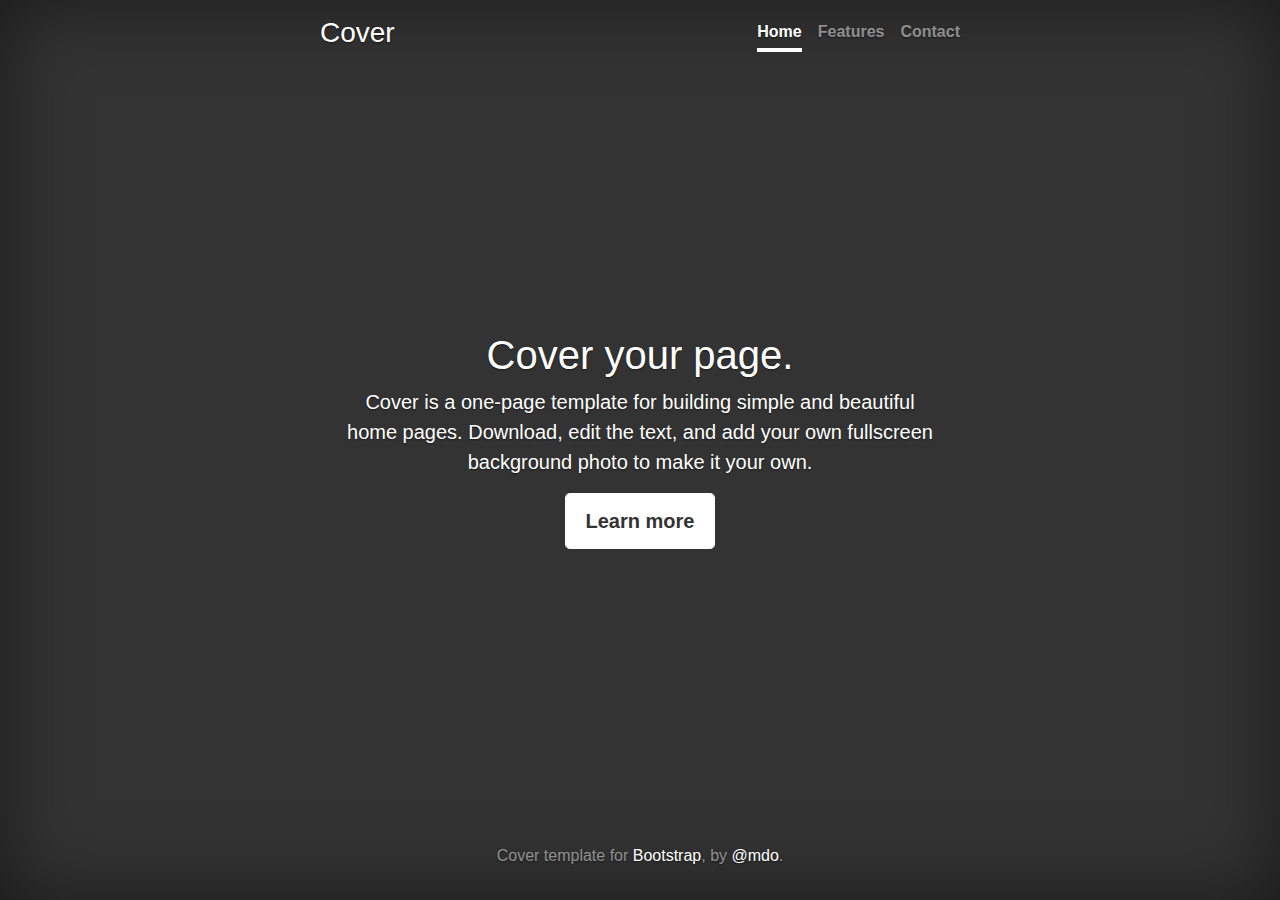
<file: docs/4.1/examples/cover/index.html>
<!doctype html>
<html lang="en">
  <head>
    <meta charset="utf-8">
    <meta name="viewport" content="width=device-width, initial-scale=1, shrink-to-fit=no">
    <meta name="description" content="">
    <meta name="author" content="">
    <link rel="icon" href="../../../../favicon.ico">

    <title>Cover Template for Bootstrap</title>

    <!-- Bootstrap core CSS -->
    <link href="../../../../dist/css/bootstrap.min.css" rel="stylesheet">

    <!-- Custom styles for this template -->
    <link href="cover.css" rel="stylesheet">
  </head>

  <body class="text-center">

    <div class="cover-container d-flex w-100 h-100 p-3 mx-auto flex-column">
      <header class="masthead mb-auto">
        <div class="inner">
          <h3 class="masthead-brand">Cover</h3>
          <nav class="nav nav-masthead justify-content-center">
            <a class="nav-link active" href="#">Home</a>
            <a class="nav-link" href="#">Features</a>
            <a class="nav-link" href="#">Contact</a>
          </nav>
        </div>
      </header>

      <main role="main" class="inner cover">
        <h1 class="cover-heading">Cover your page.</h1>
        <p class="lead">Cover is a one-page template for building simple and beautiful home pages. Download, edit the text, and add your own fullscreen background photo to make it your own.</p>
        <p class="lead">
          <a href="#" class="btn btn-lg btn-secondary">Learn more</a>
        </p>
      </main>

      <footer class="mastfoot mt-auto">
        <div class="inner">
          <p>Cover template for <a href="https://getbootstrap.com/">Bootstrap</a>, by <a href="https://twitter.com/mdo">@mdo</a>.</p>
        </div>
      </footer>
    </div>


    <!-- Bootstrap core JavaScript
    ================================================== -->
    <!-- Placed at the end of the document so the pages load faster -->
    <script src="https://code.jquery.com/jquery-3.3.1.slim.min.js" integrity="sha384-q8i/X+965DzO0rT7abK41JStQIAqVgRVzpbzo5smXKp4YfRvH+8abtTE1Pi6jizo" crossorigin="anonymous"></script>
    <script>window.jQuery || document.write('<script src="../../../../assets/js/vendor/jquery-slim.min.js"><\/script>')</script>
    <script src="../../../../assets/js/vendor/popper.min.js"></script>
    <script src="../../../../dist/js/bootstrap.min.js"></script>
  </body>
</html>
</file>
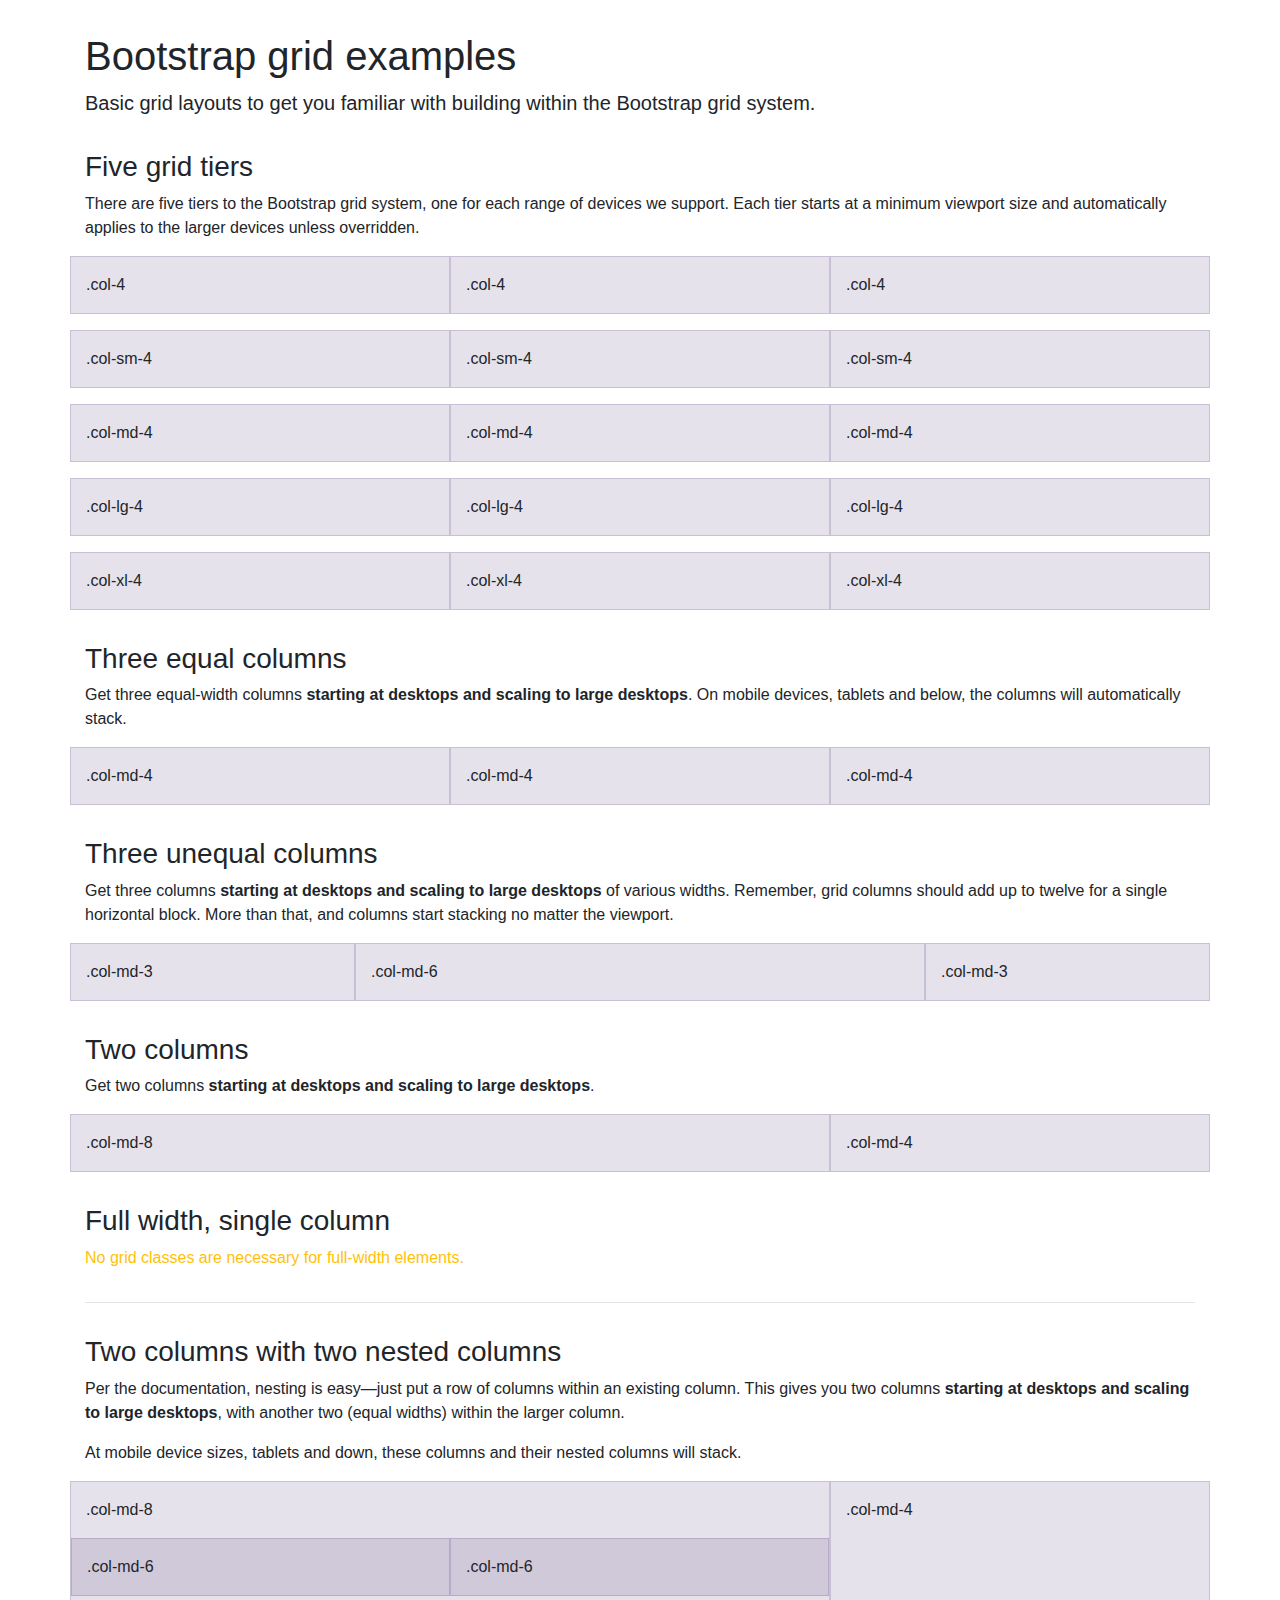
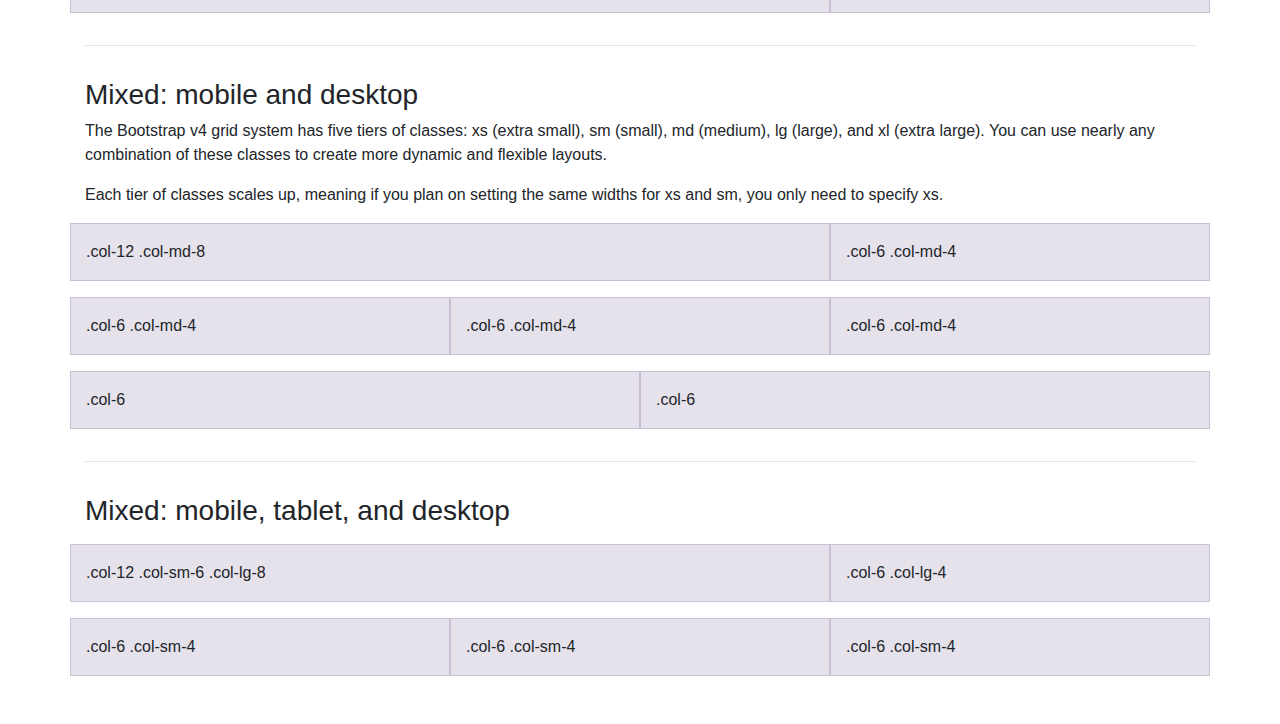
<file: docs/4.1/examples/grid/index.html>
<!doctype html>
<html lang="en">
  <head>
    <meta charset="utf-8">
    <meta name="viewport" content="width=device-width, initial-scale=1, shrink-to-fit=no">
    <meta name="description" content="">
    <meta name="author" content="">
    <link rel="icon" href="../../../../favicon.ico">

    <title>Grid Template for Bootstrap</title>

    <!-- Bootstrap core CSS -->
    <link href="../../../../dist/css/bootstrap.min.css" rel="stylesheet">

    <!-- Custom styles for this template -->
    <link href="grid.css" rel="stylesheet">
  </head>

  <body>
    <div class="container">

      <h1>Bootstrap grid examples</h1>
      <p class="lead">Basic grid layouts to get you familiar with building within the Bootstrap grid system.</p>

      <h3>Five grid tiers</h3>
      <p>There are five tiers to the Bootstrap grid system, one for each range of devices we support. Each tier starts at a minimum viewport size and automatically applies to the larger devices unless overridden.</p>

      <div class="row">
        <div class="col-4">.col-4</div>
        <div class="col-4">.col-4</div>
        <div class="col-4">.col-4</div>
      </div>

      <div class="row">
        <div class="col-sm-4">.col-sm-4</div>
        <div class="col-sm-4">.col-sm-4</div>
        <div class="col-sm-4">.col-sm-4</div>
      </div>

      <div class="row">
        <div class="col-md-4">.col-md-4</div>
        <div class="col-md-4">.col-md-4</div>
        <div class="col-md-4">.col-md-4</div>
      </div>

      <div class="row">
        <div class="col-lg-4">.col-lg-4</div>
        <div class="col-lg-4">.col-lg-4</div>
        <div class="col-lg-4">.col-lg-4</div>
      </div>

      <div class="row">
        <div class="col-xl-4">.col-xl-4</div>
        <div class="col-xl-4">.col-xl-4</div>
        <div class="col-xl-4">.col-xl-4</div>
      </div>

      <h3>Three equal columns</h3>
      <p>Get three equal-width columns <strong>starting at desktops and scaling to large desktops</strong>. On mobile devices, tablets and below, the columns will automatically stack.</p>
      <div class="row">
        <div class="col-md-4">.col-md-4</div>
        <div class="col-md-4">.col-md-4</div>
        <div class="col-md-4">.col-md-4</div>
      </div>

      <h3>Three unequal columns</h3>
      <p>Get three columns <strong>starting at desktops and scaling to large desktops</strong> of various widths. Remember, grid columns should add up to twelve for a single horizontal block. More than that, and columns start stacking no matter the viewport.</p>
      <div class="row">
        <div class="col-md-3">.col-md-3</div>
        <div class="col-md-6">.col-md-6</div>
        <div class="col-md-3">.col-md-3</div>
      </div>

      <h3>Two columns</h3>
      <p>Get two columns <strong>starting at desktops and scaling to large desktops</strong>.</p>
      <div class="row">
        <div class="col-md-8">.col-md-8</div>
        <div class="col-md-4">.col-md-4</div>
      </div>

      <h3>Full width, single column</h3>
      <p class="text-warning">No grid classes are necessary for full-width elements.</p>

      <hr>

      <h3>Two columns with two nested columns</h3>
      <p>Per the documentation, nesting is easy—just put a row of columns within an existing column. This gives you two columns <strong>starting at desktops and scaling to large desktops</strong>, with another two (equal widths) within the larger column.</p>
      <p>At mobile device sizes, tablets and down, these columns and their nested columns will stack.</p>
      <div class="row">
        <div class="col-md-8">
          .col-md-8
          <div class="row">
            <div class="col-md-6">.col-md-6</div>
            <div class="col-md-6">.col-md-6</div>
          </div>
        </div>
        <div class="col-md-4">.col-md-4</div>
      </div>

      <hr>

      <h3>Mixed: mobile and desktop</h3>
      <p>The Bootstrap v4 grid system has five tiers of classes: xs (extra small), sm (small), md (medium), lg (large), and xl (extra large). You can use nearly any combination of these classes to create more dynamic and flexible layouts.</p>
      <p>Each tier of classes scales up, meaning if you plan on setting the same widths for xs and sm, you only need to specify xs.</p>
      <div class="row">
        <div class="col-12 col-md-8">.col-12 .col-md-8</div>
        <div class="col-6 col-md-4">.col-6 .col-md-4</div>
      </div>
      <div class="row">
        <div class="col-6 col-md-4">.col-6 .col-md-4</div>
        <div class="col-6 col-md-4">.col-6 .col-md-4</div>
        <div class="col-6 col-md-4">.col-6 .col-md-4</div>
      </div>
      <div class="row">
        <div class="col-6">.col-6</div>
        <div class="col-6">.col-6</div>
      </div>

      <hr>

      <h3>Mixed: mobile, tablet, and desktop</h3>
      <p></p>
      <div class="row">
        <div class="col-12 col-sm-6 col-lg-8">.col-12 .col-sm-6 .col-lg-8</div>
        <div class="col-6 col-lg-4">.col-6 .col-lg-4</div>
      </div>
      <div class="row">
        <div class="col-6 col-sm-4">.col-6 .col-sm-4</div>
        <div class="col-6 col-sm-4">.col-6 .col-sm-4</div>
        <div class="col-6 col-sm-4">.col-6 .col-sm-4</div>
      </div>

    </div> <!-- /container -->
  </body>
</html>
</file>
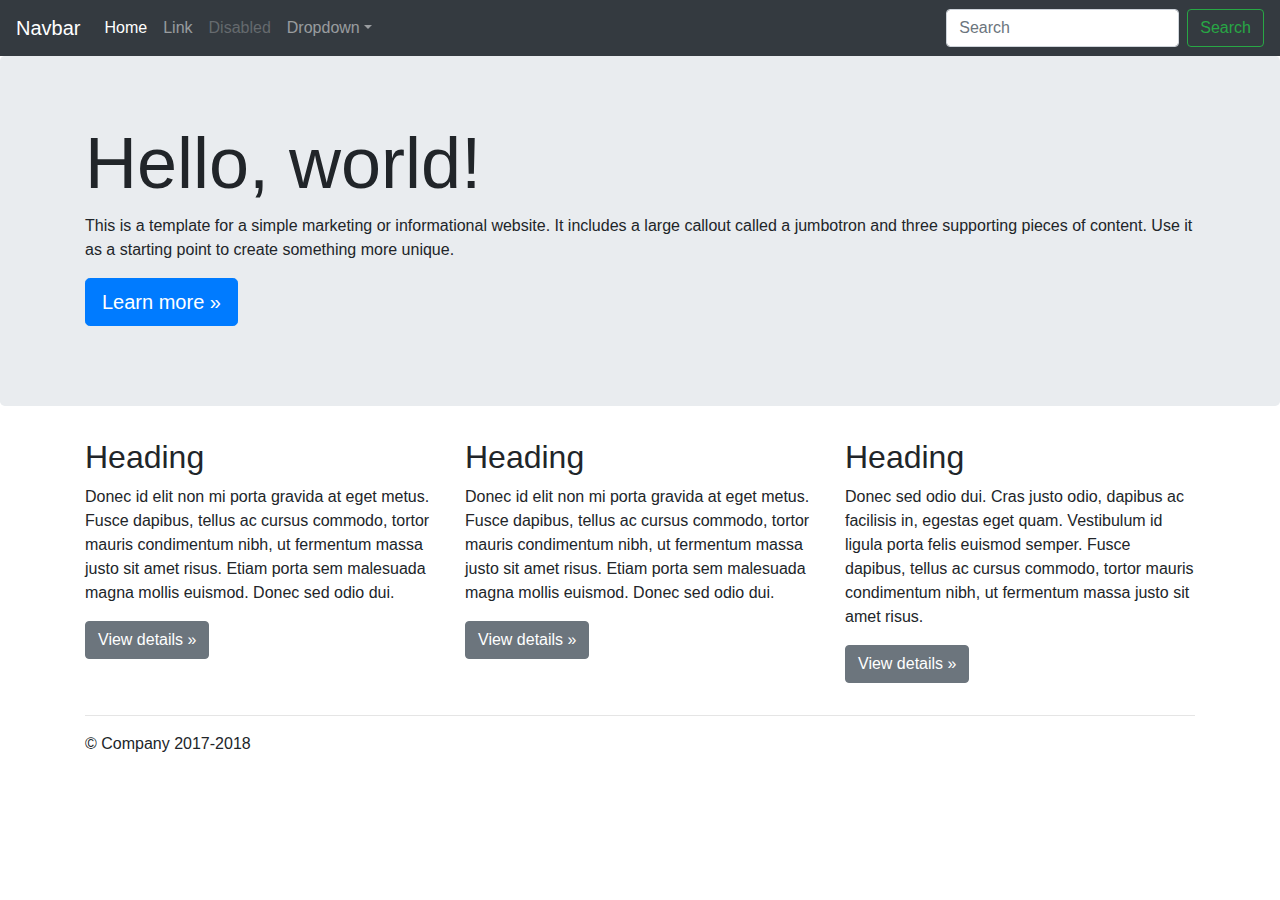
<file: docs/4.1/examples/jumbotron/index.html>
<!doctype html>
<html lang="en">
  <head>
    <meta charset="utf-8">
    <meta name="viewport" content="width=device-width, initial-scale=1, shrink-to-fit=no">
    <meta name="description" content="">
    <meta name="author" content="">
    <link rel="icon" href="../../../../favicon.ico">

    <title>Jumbotron Template for Bootstrap</title>

    <!-- Bootstrap core CSS -->
    <link href="../../../../dist/css/bootstrap.min.css" rel="stylesheet">

    <!-- Custom styles for this template -->
    <link href="jumbotron.css" rel="stylesheet">
  </head>

  <body>

    <nav class="navbar navbar-expand-md navbar-dark fixed-top bg-dark">
      <a class="navbar-brand" href="#">Navbar</a>
      <button class="navbar-toggler" type="button" data-toggle="collapse" data-target="#navbarsExampleDefault" aria-controls="navbarsExampleDefault" aria-expanded="false" aria-label="Toggle navigation">
        <span class="navbar-toggler-icon"></span>
      </button>

      <div class="collapse navbar-collapse" id="navbarsExampleDefault">
        <ul class="navbar-nav mr-auto">
          <li class="nav-item active">
            <a class="nav-link" href="#">Home <span class="sr-only">(current)</span></a>
          </li>
          <li class="nav-item">
            <a class="nav-link" href="#">Link</a>
          </li>
          <li class="nav-item">
            <a class="nav-link disabled" href="#">Disabled</a>
          </li>
          <li class="nav-item dropdown">
            <a class="nav-link dropdown-toggle" href="http://example.com" id="dropdown01" data-toggle="dropdown" aria-haspopup="true" aria-expanded="false">Dropdown</a>
            <div class="dropdown-menu" aria-labelledby="dropdown01">
              <a class="dropdown-item" href="#">Action</a>
              <a class="dropdown-item" href="#">Another action</a>
              <a class="dropdown-item" href="#">Something else here</a>
            </div>
          </li>
        </ul>
        <form class="form-inline my-2 my-lg-0">
          <input class="form-control mr-sm-2" type="text" placeholder="Search" aria-label="Search">
          <button class="btn btn-outline-success my-2 my-sm-0" type="submit">Search</button>
        </form>
      </div>
    </nav>

    <main role="main">

      <!-- Main jumbotron for a primary marketing message or call to action -->
      <div class="jumbotron">
        <div class="container">
          <h1 class="display-3">Hello, world!</h1>
          <p>This is a template for a simple marketing or informational website. It includes a large callout called a jumbotron and three supporting pieces of content. Use it as a starting point to create something more unique.</p>
          <p><a class="btn btn-primary btn-lg" href="#" role="button">Learn more &raquo;</a></p>
        </div>
      </div>

      <div class="container">
        <!-- Example row of columns -->
        <div class="row">
          <div class="col-md-4">
            <h2>Heading</h2>
            <p>Donec id elit non mi porta gravida at eget metus. Fusce dapibus, tellus ac cursus commodo, tortor mauris condimentum nibh, ut fermentum massa justo sit amet risus. Etiam porta sem malesuada magna mollis euismod. Donec sed odio dui. </p>
            <p><a class="btn btn-secondary" href="#" role="button">View details &raquo;</a></p>
          </div>
          <div class="col-md-4">
            <h2>Heading</h2>
            <p>Donec id elit non mi porta gravida at eget metus. Fusce dapibus, tellus ac cursus commodo, tortor mauris condimentum nibh, ut fermentum massa justo sit amet risus. Etiam porta sem malesuada magna mollis euismod. Donec sed odio dui. </p>
            <p><a class="btn btn-secondary" href="#" role="button">View details &raquo;</a></p>
          </div>
          <div class="col-md-4">
            <h2>Heading</h2>
            <p>Donec sed odio dui. Cras justo odio, dapibus ac facilisis in, egestas eget quam. Vestibulum id ligula porta felis euismod semper. Fusce dapibus, tellus ac cursus commodo, tortor mauris condimentum nibh, ut fermentum massa justo sit amet risus.</p>
            <p><a class="btn btn-secondary" href="#" role="button">View details &raquo;</a></p>
          </div>
        </div>

        <hr>

      </div> <!-- /container -->

    </main>

    <footer class="container">
      <p>&copy; Company 2017-2018</p>
    </footer>

    <!-- Bootstrap core JavaScript
    ================================================== -->
    <!-- Placed at the end of the document so the pages load faster -->
    <script src="https://code.jquery.com/jquery-3.3.1.slim.min.js" integrity="sha384-q8i/X+965DzO0rT7abK41JStQIAqVgRVzpbzo5smXKp4YfRvH+8abtTE1Pi6jizo" crossorigin="anonymous"></script>
    <script>window.jQuery || document.write('<script src="../../../../assets/js/vendor/jquery-slim.min.js"><\/script>')</script>
    <script src="../../../../assets/js/vendor/popper.min.js"></script>
    <script src="../../../../dist/js/bootstrap.min.js"></script>
  </body>
</html>
</file>
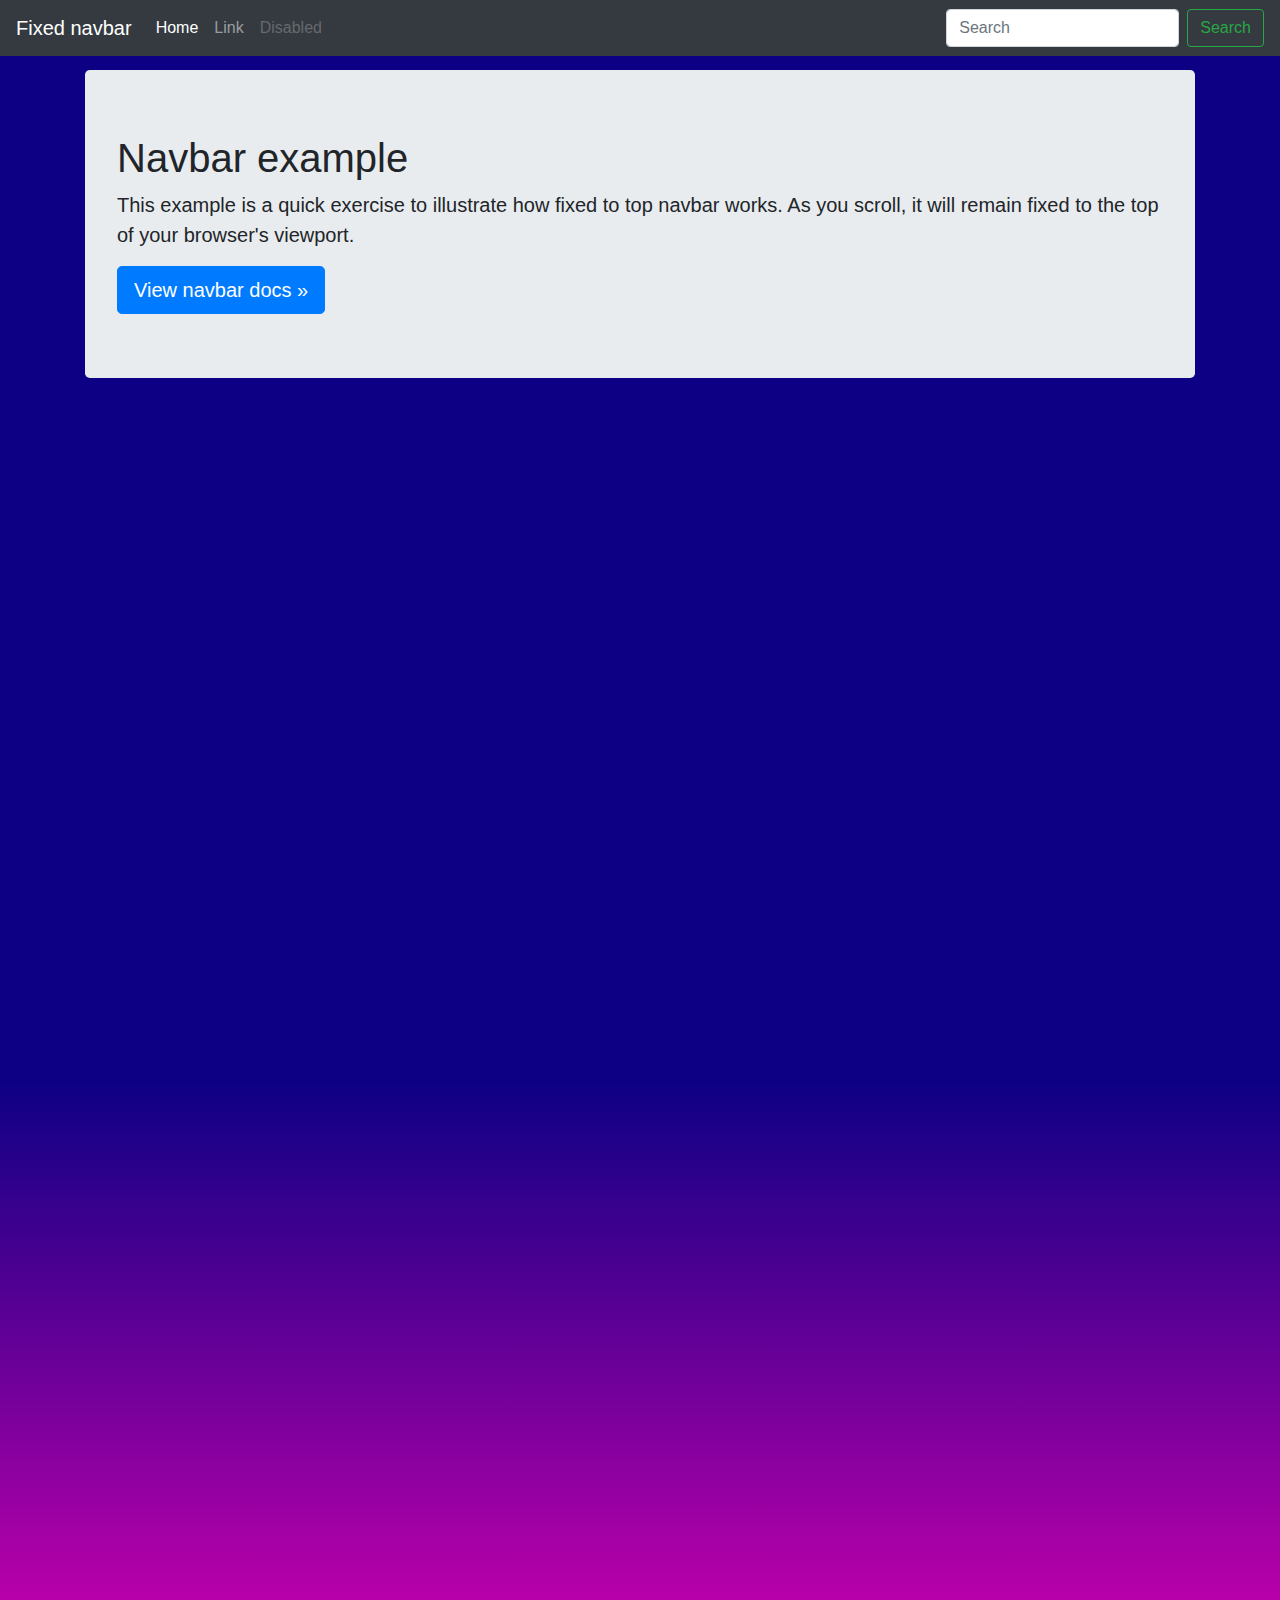
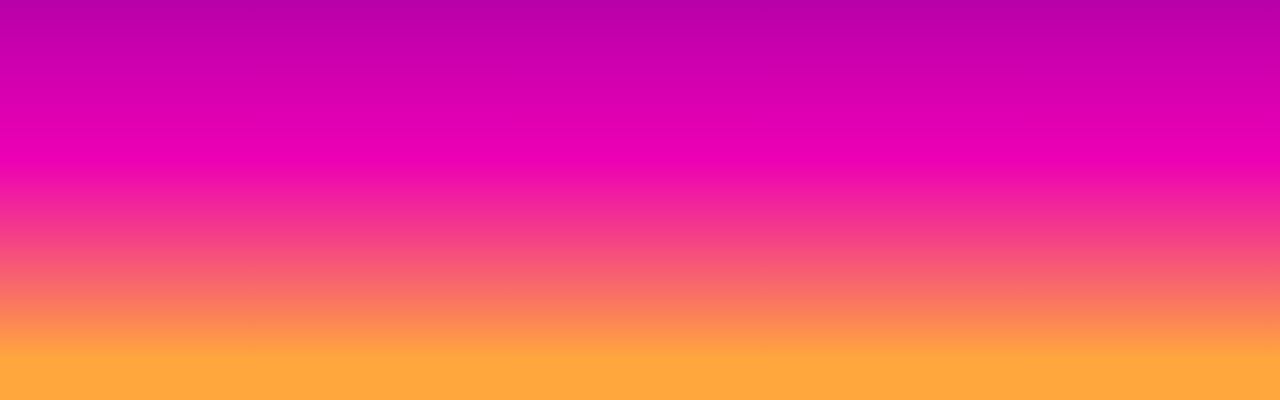
<file: docs/4.1/examples/navbar-fixed/index.html>
<!doctype html>
<html lang="en">
  <head>
    <meta charset="utf-8">
    <meta name="viewport" content="width=device-width, initial-scale=1, shrink-to-fit=no">
    <meta name="description" content="">
    <meta name="author" content="">
    <link rel="icon" href="../../../../favicon.ico">

    <title>Fixed top navbar example for Bootstrap</title>

    <!-- Bootstrap core CSS -->
    <link href="../../../../dist/css/bootstrap.min.css" rel="stylesheet">

    <!-- Custom styles for this template -->
    <link href="navbar-top-fixed.css" rel="stylesheet">
  </head>

  <body>

    <nav class="navbar navbar-expand-md navbar-dark fixed-top bg-dark">
      <a class="navbar-brand" href="#">Fixed navbar</a>
      <button class="navbar-toggler" type="button" data-toggle="collapse" data-target="#navbarCollapse" aria-controls="navbarCollapse" aria-expanded="false" aria-label="Toggle navigation">
        <span class="navbar-toggler-icon"></span>
      </button>
      <div class="collapse navbar-collapse" id="navbarCollapse">
        <ul class="navbar-nav mr-auto">
          <li class="nav-item active">
            <a class="nav-link" href="#">Home <span class="sr-only">(current)</span></a>
          </li>
          <li class="nav-item">
            <a class="nav-link" href="#">Link</a>
          </li>
          <li class="nav-item">
            <a class="nav-link disabled" href="#">Disabled</a>
          </li>
        </ul>
        <form class="form-inline mt-2 mt-md-0">
          <input class="form-control mr-sm-2" type="text" placeholder="Search" aria-label="Search">
          <button class="btn btn-outline-success my-2 my-sm-0" type="submit">Search</button>
        </form>
      </div>
    </nav>

    <main role="main" class="container">
      <div class="jumbotron">
        <h1>Navbar example</h1>
        <p class="lead">This example is a quick exercise to illustrate how fixed to top navbar works. As you scroll, it will remain fixed to the top of your browser's viewport.</p>
        <a class="btn btn-lg btn-primary" href="../../components/navbar/" role="button">View navbar docs &raquo;</a>
      </div>
    </main>

    <!-- Bootstrap core JavaScript
    ================================================== -->
    <!-- Placed at the end of the document so the pages load faster -->
    <script src="https://code.jquery.com/jquery-3.3.1.slim.min.js" integrity="sha384-q8i/X+965DzO0rT7abK41JStQIAqVgRVzpbzo5smXKp4YfRvH+8abtTE1Pi6jizo" crossorigin="anonymous"></script>
    <script>window.jQuery || document.write('<script src="../../../../assets/js/vendor/jquery-slim.min.js"><\/script>')</script>
    <script src="../../../../assets/js/vendor/popper.min.js"></script>
    <script src="../../../../dist/js/bootstrap.min.js"></script>
  </body>
</html>
</file>
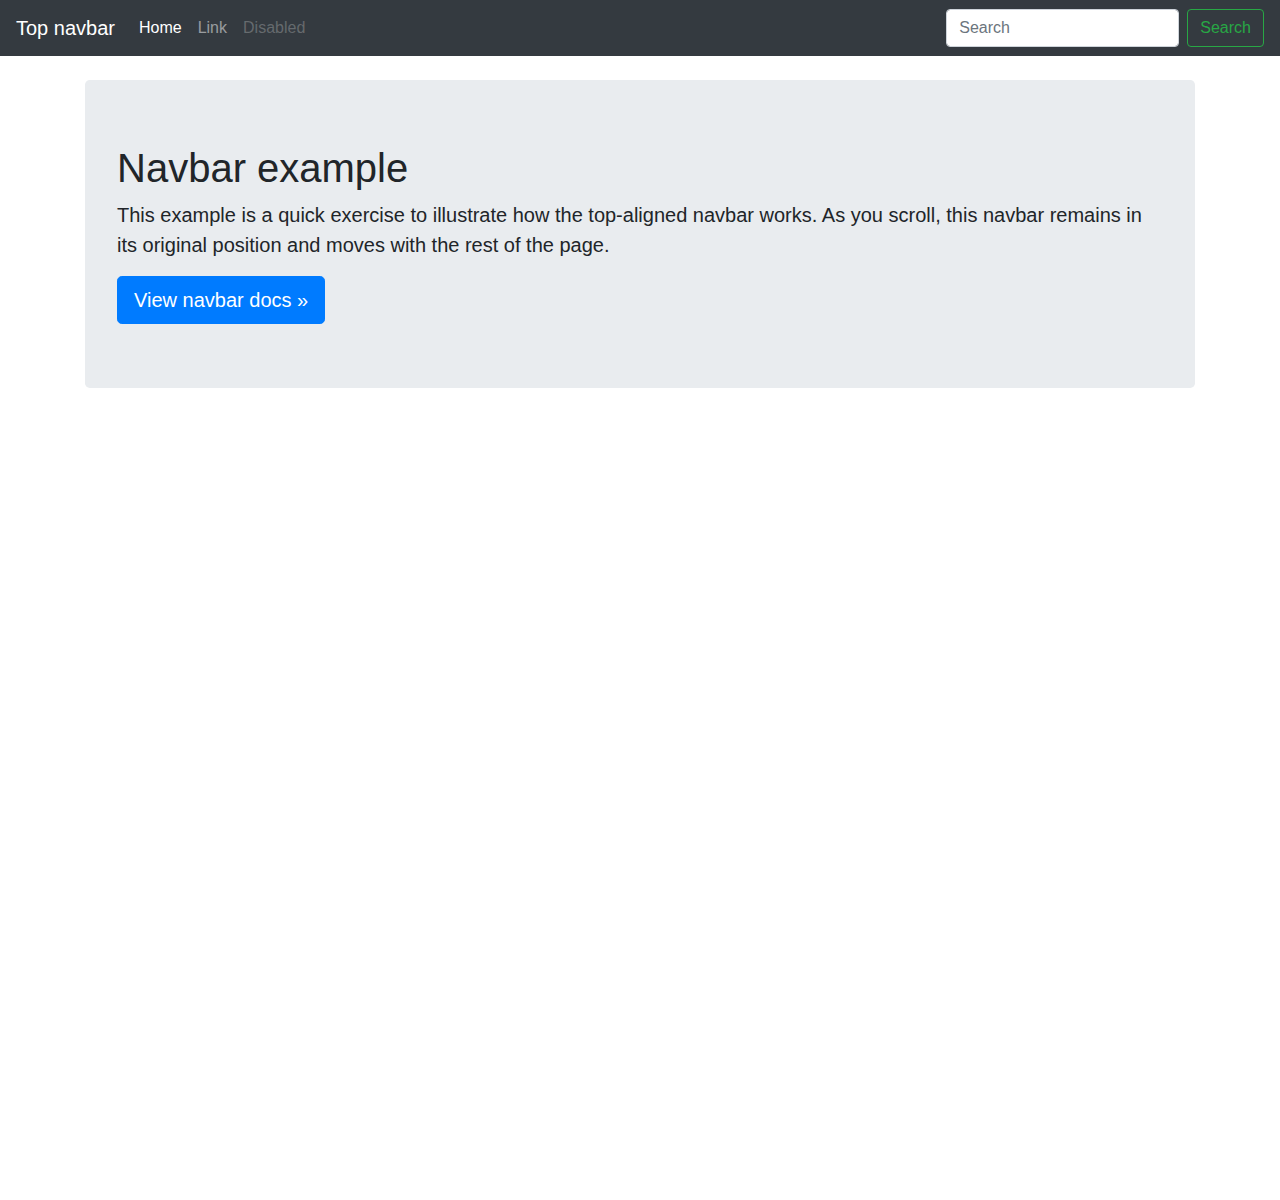
<file: docs/4.1/examples/navbar-static/index.html>
<!doctype html>
<html lang="en">
  <head>
    <meta charset="utf-8">
    <meta name="viewport" content="width=device-width, initial-scale=1, shrink-to-fit=no">
    <meta name="description" content="">
    <meta name="author" content="">
    <link rel="icon" href="../../../../favicon.ico">

    <title>Top navbar example for Bootstrap</title>

    <!-- Bootstrap core CSS -->
    <link href="../../../../dist/css/bootstrap.min.css" rel="stylesheet">

    <!-- Custom styles for this template -->
    <link href="navbar-top.css" rel="stylesheet">
  </head>

  <body>

    <nav class="navbar navbar-expand-md navbar-dark bg-dark mb-4">
      <a class="navbar-brand" href="#">Top navbar</a>
      <button class="navbar-toggler" type="button" data-toggle="collapse" data-target="#navbarCollapse" aria-controls="navbarCollapse" aria-expanded="false" aria-label="Toggle navigation">
        <span class="navbar-toggler-icon"></span>
      </button>
      <div class="collapse navbar-collapse" id="navbarCollapse">
        <ul class="navbar-nav mr-auto">
          <li class="nav-item active">
            <a class="nav-link" href="#">Home <span class="sr-only">(current)</span></a>
          </li>
          <li class="nav-item">
            <a class="nav-link" href="#">Link</a>
          </li>
          <li class="nav-item">
            <a class="nav-link disabled" href="#">Disabled</a>
          </li>
        </ul>
        <form class="form-inline mt-2 mt-md-0">
          <input class="form-control mr-sm-2" type="text" placeholder="Search" aria-label="Search">
          <button class="btn btn-outline-success my-2 my-sm-0" type="submit">Search</button>
        </form>
      </div>
    </nav>

    <main role="main" class="container">
      <div class="jumbotron">
        <h1>Navbar example</h1>
        <p class="lead">This example is a quick exercise to illustrate how the top-aligned navbar works. As you scroll, this navbar remains in its original position and moves with the rest of the page.</p>
        <a class="btn btn-lg btn-primary" href="../../components/navbar/" role="button">View navbar docs &raquo;</a>
      </div>
    </main>

    <!-- Bootstrap core JavaScript
    ================================================== -->
    <!-- Placed at the end of the document so the pages load faster -->
    <script src="https://code.jquery.com/jquery-3.3.1.slim.min.js" integrity="sha384-q8i/X+965DzO0rT7abK41JStQIAqVgRVzpbzo5smXKp4YfRvH+8abtTE1Pi6jizo" crossorigin="anonymous"></script>
    <script>window.jQuery || document.write('<script src="../../../../assets/js/vendor/jquery-slim.min.js"><\/script>')</script>
    <script src="../../../../assets/js/vendor/popper.min.js"></script>
    <script src="../../../../dist/js/bootstrap.min.js"></script>
  </body>
</html>
</file>
<file: main.css>
body {
  padding-top: 70px;
  background: #0b132b;
background: -moz-linear-gradient(top, #0b132b 0%, #080966 36%, #5bc0be 87%, #a0eade 100%, #6fffe9 100%);
background: -webkit-linear-gradient(top, #0b132b 0%,#080966 36%,#5bc0be 87%,#a0eade 100%,#6fffe9 100%);
background: linear-gradient(to bottom, #0b132b 0%,#080966 36%,#5bc0be 87%,#a0eade 100%,#6fffe9 100%);
filter: progid:DXImageTransform.Microsoft.gradient( startColorstr='#0b132b', endColorstr='#6fffe9',GradientType=0 );
}
.navColor {
	font-size: 25px;
  color: #fff;
}
.mainContent {
	background-color: #fff;
	padding: 50px;
	margin-top: 50px;
}
.btn-lg{
	margin: 5px;
}
.linkColor{
	color: #6FFFE9;
}

.relative2 {
  position: relative;
  top: 70px;
  left: 20px;
  background-color: white;
  width: 500px;
  padding: 35px;
  font-size: 25px;
}
.rmsBkgrnd {
  margin-top: 7%;
  background-color: #fff;
  color: #000;
  padding: 30px;
}
.rmsText {
  font-size: 25px;
}
.navbar-toggler-icon {
  background-color: #fff;
}
.whiteShoeV {
  max-width: 500px
}
.lightP {
  font-size: 20px;
}
.darkP {
  color: #000;
  font-size: 20px;
}
.rmsText {
  background-color: #fff;
  padding: 60px;
}

.flWdImage {
  width: 100%;
}
.aetnaRow {
  padding: 0px
}
.metalCircles {
  width: 100%;
}
.slideInText {
  font-size: 40px;
  animation-duration: 3s;
  animation-name: slidein;
}

@keyframes slidein {
  from {
    margin-left: 100%;
    width: 100%;
  }

  to {
    margin-left: 0%;
    width: 100%;
  }
}
</file>
<file: docs/4.1/examples/album/album.css>
:root {
  --jumbotron-padding-y: 3rem;
}

.jumbotron {
  padding-top: var(--jumbotron-padding-y);
  padding-bottom: var(--jumbotron-padding-y);
  margin-bottom: 0;
  background-color: #fff;
}
@media (min-width: 768px) {
  .jumbotron {
    padding-top: calc(var(--jumbotron-padding-y) * 2);
    padding-bottom: calc(var(--jumbotron-padding-y) * 2);
  }
}

.jumbotron p:last-child {
  margin-bottom: 0;
}

.jumbotron-heading {
  font-weight: 300;
}

.jumbotron .container {
  max-width: 40rem;
}

footer {
  padding-top: 3rem;
  padding-bottom: 3rem;
}

footer p {
  margin-bottom: .25rem;
}

.box-shadow { box-shadow: 0 .25rem .75rem rgba(0, 0, 0, .05); }
</file>
<file: docs/4.1/examples/blog/blog.css>
/* stylelint-disable selector-list-comma-newline-after */

.blog-header {
  line-height: 1;
  border-bottom: 1px solid #e5e5e5;
}

.blog-header-logo {
  font-family: "Playfair Display", Georgia, "Times New Roman", serif;
  font-size: 2.25rem;
}

.blog-header-logo:hover {
  text-decoration: none;
}

h1, h2, h3, h4, h5, h6 {
  font-family: "Playfair Display", Georgia, "Times New Roman", serif;
}

.display-4 {
  font-size: 2.5rem;
}
@media (min-width: 768px) {
  .display-4 {
    font-size: 3rem;
  }
}

.nav-scroller {
  position: relative;
  z-index: 2;
  height: 2.75rem;
  overflow-y: hidden;
}

.nav-scroller .nav {
  display: -ms-flexbox;
  display: flex;
  -ms-flex-wrap: nowrap;
  flex-wrap: nowrap;
  padding-bottom: 1rem;
  margin-top: -1px;
  overflow-x: auto;
  text-align: center;
  white-space: nowrap;
  -webkit-overflow-scrolling: touch;
}

.nav-scroller .nav-link {
  padding-top: .75rem;
  padding-bottom: .75rem;
  font-size: .875rem;
}

.card-img-right {
  height: 100%;
  border-radius: 0 3px 3px 0;
}

.flex-auto {
  -ms-flex: 0 0 auto;
  flex: 0 0 auto;
}

.h-250 { height: 250px; }
@media (min-width: 768px) {
  .h-md-250 { height: 250px; }
}

.border-top { border-top: 1px solid #e5e5e5; }
.border-bottom { border-bottom: 1px solid #e5e5e5; }

.box-shadow { box-shadow: 0 .25rem .75rem rgba(0, 0, 0, .05); }

/*
 * Blog name and description
 */
.blog-title {
  margin-bottom: 0;
  font-size: 2rem;
  font-weight: 400;
}
.blog-description {
  font-size: 1.1rem;
  color: #999;
}

@media (min-width: 40em) {
  .blog-title {
    font-size: 3.5rem;
  }
}

/* Pagination */
.blog-pagination {
  margin-bottom: 4rem;
}
.blog-pagination > .btn {
  border-radius: 2rem;
}

/*
 * Blog posts
 */
.blog-post {
  margin-bottom: 4rem;
}
.blog-post-title {
  margin-bottom: .25rem;
  font-size: 2.5rem;
}
.blog-post-meta {
  margin-bottom: 1.25rem;
  color: #999;
}

/*
 * Footer
 */
.blog-footer {
  padding: 2.5rem 0;
  color: #999;
  text-align: center;
  background-color: #f9f9f9;
  border-top: .05rem solid #e5e5e5;
}
.blog-footer p:last-child {
  margin-bottom: 0;
}
</file>
<file: docs/4.1/examples/carousel/carousel.css>
/* GLOBAL STYLES
-------------------------------------------------- */
/* Padding below the footer and lighter body text */

body {
  padding-top: 3rem;
  padding-bottom: 3rem;
  color: #5a5a5a;
}


/* CUSTOMIZE THE CAROUSEL
-------------------------------------------------- */

/* Carousel base class */
.carousel {
  margin-bottom: 4rem;
}
/* Since positioning the image, we need to help out the caption */
.carousel-caption {
  bottom: 3rem;
  z-index: 10;
}

/* Declare heights because of positioning of img element */
.carousel-item {
  height: 32rem;
  background-color: #777;
}
.carousel-item > img {
  position: absolute;
  top: 0;
  left: 0;
  min-width: 100%;
  height: 32rem;
}


/* MARKETING CONTENT
-------------------------------------------------- */

/* Center align the text within the three columns below the carousel */
.marketing .col-lg-4 {
  margin-bottom: 1.5rem;
  text-align: center;
}
.marketing h2 {
  font-weight: 400;
}
.marketing .col-lg-4 p {
  margin-right: .75rem;
  margin-left: .75rem;
}


/* Featurettes
------------------------- */

.featurette-divider {
  margin: 5rem 0; /* Space out the Bootstrap <hr> more */
}

/* Thin out the marketing headings */
.featurette-heading {
  font-weight: 300;
  line-height: 1;
  letter-spacing: -.05rem;
}


/* RESPONSIVE CSS
-------------------------------------------------- */

@media (min-width: 40em) {
  /* Bump up size of carousel content */
  .carousel-caption p {
    margin-bottom: 1.25rem;
    font-size: 1.25rem;
    line-height: 1.4;
  }

  .featurette-heading {
    font-size: 50px;
  }
}

@media (min-width: 62em) {
  .featurette-heading {
    margin-top: 7rem;
  }
}
</file>
<file: docs/4.1/examples/cover/cover.css>
/*
 * Globals
 */

/* Links */
a,
a:focus,
a:hover {
  color: #fff;
}

/* Custom default button */
.btn-secondary,
.btn-secondary:hover,
.btn-secondary:focus {
  color: #333;
  text-shadow: none; /* Prevent inheritance from `body` */
  background-color: #fff;
  border: .05rem solid #fff;
}


/*
 * Base structure
 */

html,
body {
  height: 100%;
  background-color: #333;
}

body {
  display: -ms-flexbox;
  display: flex;
  color: #fff;
  text-shadow: 0 .05rem .1rem rgba(0, 0, 0, .5);
  box-shadow: inset 0 0 5rem rgba(0, 0, 0, .5);
}

.cover-container {
  max-width: 42em;
}


/*
 * Header
 */
.masthead {
  margin-bottom: 2rem;
}

.masthead-brand {
  margin-bottom: 0;
}

.nav-masthead .nav-link {
  padding: .25rem 0;
  font-weight: 700;
  color: rgba(255, 255, 255, .5);
  background-color: transparent;
  border-bottom: .25rem solid transparent;
}

.nav-masthead .nav-link:hover,
.nav-masthead .nav-link:focus {
  border-bottom-color: rgba(255, 255, 255, .25);
}

.nav-masthead .nav-link + .nav-link {
  margin-left: 1rem;
}

.nav-masthead .active {
  color: #fff;
  border-bottom-color: #fff;
}

@media (min-width: 48em) {
  .masthead-brand {
    float: left;
  }
  .nav-masthead {
    float: right;
  }
}


/*
 * Cover
 */
.cover {
  padding: 0 1.5rem;
}
.cover .btn-lg {
  padding: .75rem 1.25rem;
  font-weight: 700;
}


/*
 * Footer
 */
.mastfoot {
  color: rgba(255, 255, 255, .5);
}
</file>
<file: docs/4.1/examples/grid/grid.css>
body {
  padding-top: 2rem;
  padding-bottom: 2rem;
}

h3 {
  margin-top: 2rem;
}

.row {
  margin-bottom: 1rem;
}
.row .row {
  margin-top: 1rem;
  margin-bottom: 0;
}
[class*="col-"] {
  padding-top: 1rem;
  padding-bottom: 1rem;
  background-color: rgba(86, 61, 124, .15);
  border: 1px solid rgba(86, 61, 124, .2);
}

hr {
  margin-top: 2rem;
  margin-bottom: 2rem;
}
</file>
<file: docs/4.1/examples/jumbotron/jumbotron.css>
/* Move down content because we have a fixed navbar that is 3.5rem tall */
body {
  padding-top: 3.5rem;
}
</file>
<file: docs/4.1/examples/navbar-fixed/navbar-top-fixed.css>
body {
  min-height: 2000px;
  padding-top: 70px;
  background: #0d0084;
background: -moz-linear-gradient(top, #0d0084 54%, #ed00b5 88%, #ed00b5 88%, #ffa73d 98%);
background: -webkit-linear-gradient(top, #0d0084 54%,#ed00b5 88%,#ed00b5 88%,#ffa73d 98%);
background: linear-gradient(to bottom, #0d0084 54%,#ed00b5 88%,#ed00b5 88%,#ffa73d 98%);
filter: progid:DXImageTransform.Microsoft.gradient( startColorstr='#0d0084', endColorstr='#ffa73d',GradientType=0 );
}
</file>
<file: docs/4.1/examples/navbar-static/navbar-top.css>
/* Show it's not fixed to the top */
body {
  min-height: 75rem;
}
</file>
